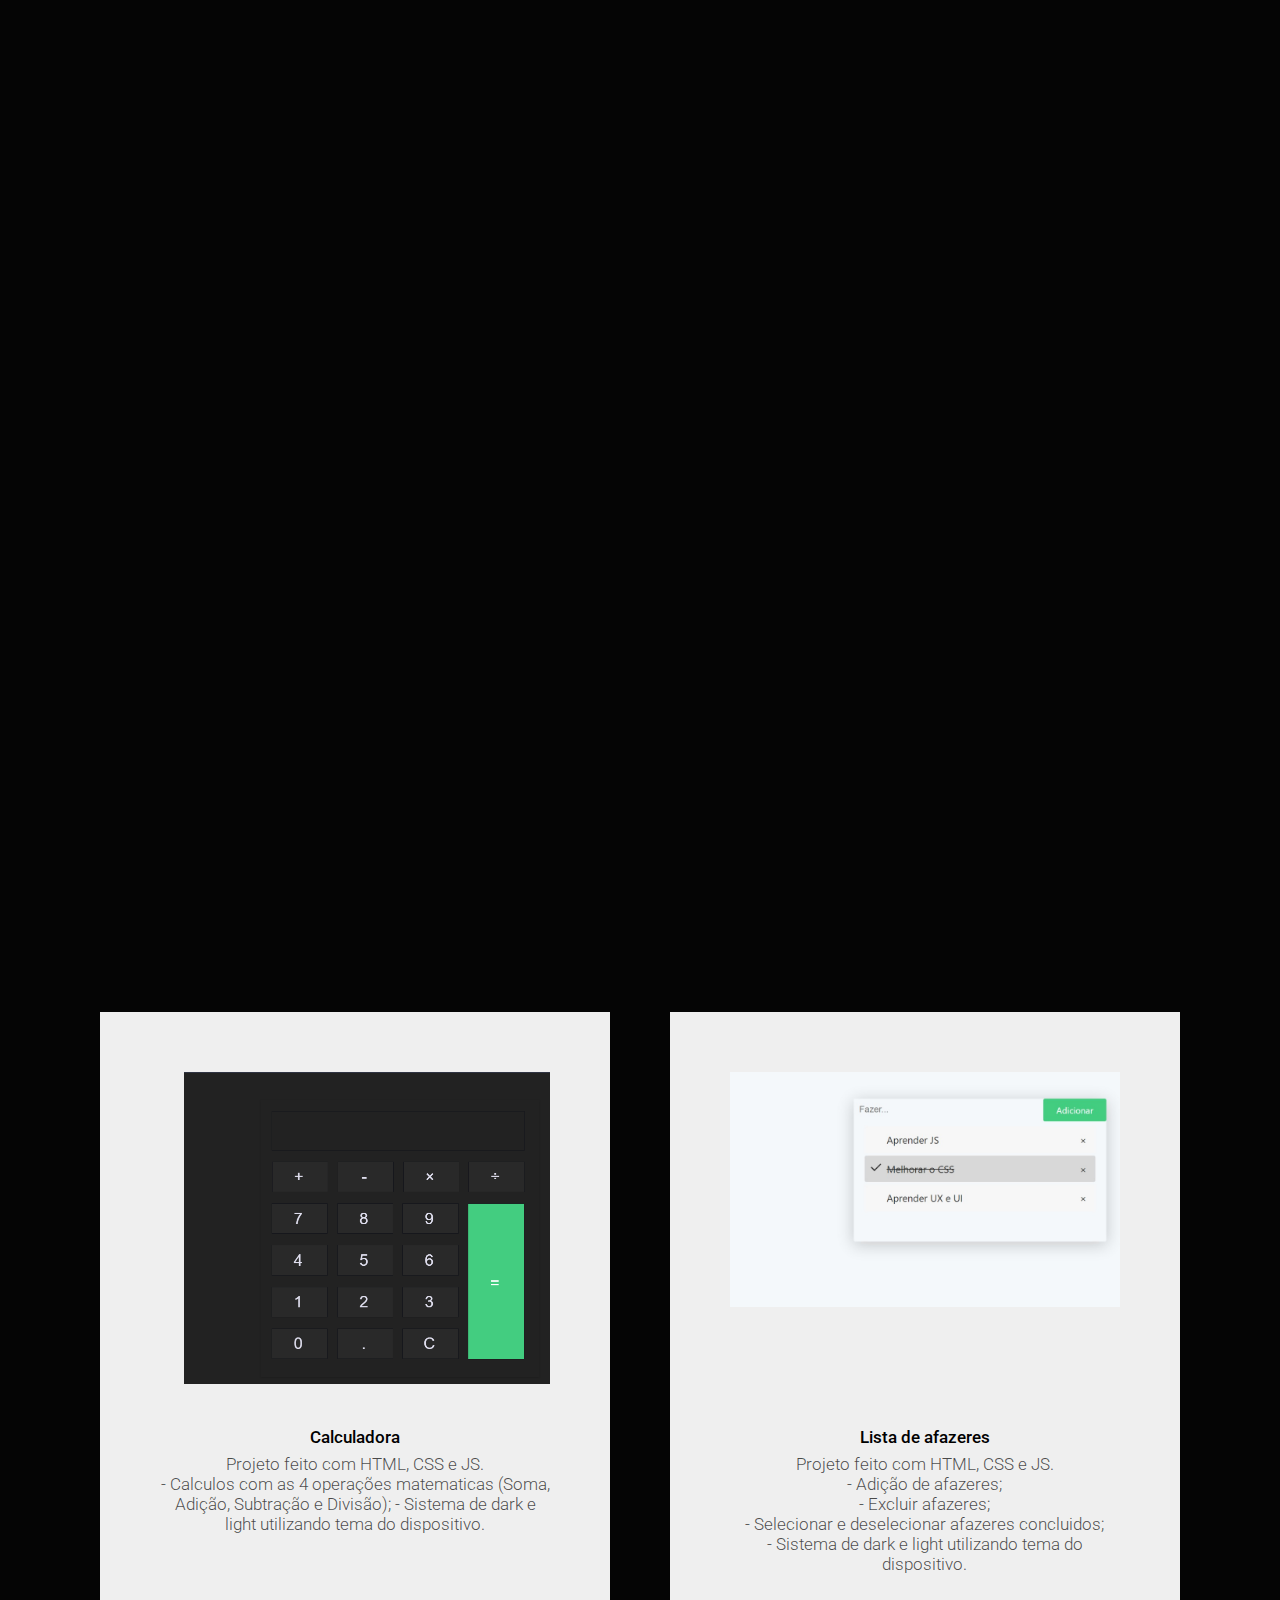
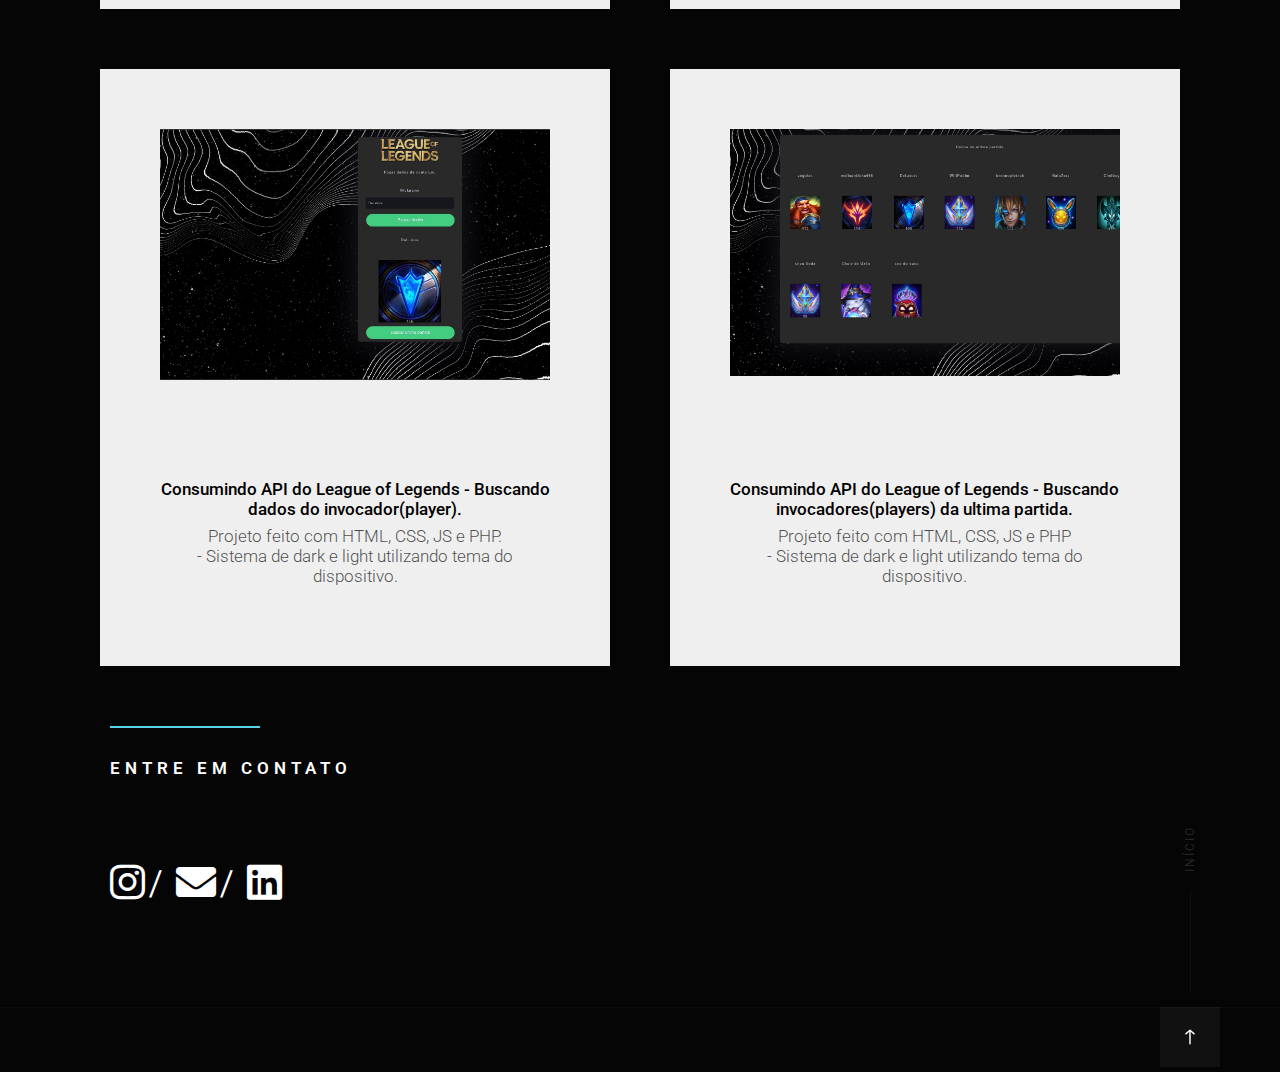
<file: index.html>
<!DOCTYPE html>
<html lang="pt-BR">

<head>
    <meta charset="utf-8">
    <title>Portifólio Pablo</title>
    <meta name="author" content="Pablo Bispo">

    <!--Mobile metas-->
    <meta name="viewport" content="width=device-width, initial-scale=1">

    <!-- CSS  -->
    <link rel="stylesheet" href="css/base.css">
    <link rel="stylesheet" href="css/vendor.css">
    <link rel="stylesheet" href="css/main.css">

    <!-- scripts  -->
    <script src="js/modernizr.js"></script>
    <script src="js/pace.min.js"></script>

</head>

<body id="top">

    <div id="preloader">
        <div id="loader"></div>
    </div>

    <!-- Header -->
    <header class="s-header">
        <nav class="header-nav-wrap">
            <ul class="header-main-nav">
                <li class="current"><a class="smoothscroll" href="#inicio" title="Inicio">Inicio</a></li>
                <li><a class="smoothscroll" href="#projetos" title="Projetos">Projetos</a></li>
             
            </ul>

            <ul class="header-social">ø
                <li><a href="mailto:contato.pabloed@gmail.com?subject=Visualizei seu portifolio"><i
                            class="fa fa-envelope" aria-hidden="true"></i></a></li>
                <li><a target="_blank" href="https://instagram.com/pablobispo13?igshid=YmMyMTA2M2Y="><i
                            class="fab fa-instagram" aria-hidden="true"></i></a></li>
                <li><a target="_blank" href="https://www.linkedin.com/in/pablo-pimentel/"><i class="fab fa-linkedin"
                            aria-hidden="true"></i></a></li>
            </ul>
        </nav>

        <a class="header-menu-toggle" href="#"><span>Menu</span></a>

    </header>
    <!-- fim do header -->

    <!-- Inicio -->
    <section id="inicio" class="s-intro target-section">

        <div class="row intro-content">

            <div class="column large-9 mob-full intro-text">
                <h3>Olá! Prazer me chamo Pablo</h3>
                <h2 style="color: white;">
                    Desenvolvedor Web Fullstack. <br>
                </h2>
            </div>

            <div class="intro-scroll">
                <a href="#projetos" class="intro-scroll-link smoothscroll">
                    Role para mais
                </a>
            </div>

            <div class="intro-grid"></div>
            <div class="intro-pic"></div>

        </div>
    </section>
    <!-- Fim do Inicio -->
    <!-- Projetos -->
    <section id="projetos" class="s-contact ss-dark s-test target-section">

        <div class="projetos-wrap">
            <div class="projetos">
                <div class="grid-sizer"></div>
                <div class="projeto__itens  aos-init aos-animate" data-aos="fade-up">
                    <div class="item-folio">
                        <div class="item-folio__thumb">
                            <a href="images/portfolio/calc.png" class="thumb-link" data-size="1920x1080">
                                <img src="images/portfolio/calc.png"
                                    srcset="images/portfolio/calc.png 1x, images/portfolio/calc.png 2x" alt="">
                            </a>
                            <a href="projetos/calculadora_23_10_2022/" class="item-folio__project-link"
                                title="Video de demonstração" target="_blank"></a>
                        </div>

                        <div class="item-folio__text">
                            <h4 class="item-folio__title">
                                Calculadora
                            </h4>
                            <h4 class="item-folio__cat">
                                Projeto feito com HTML, CSS e JS.<br>
                                - Calculos com as 4 operações matematicas (Soma, Adição, Subtração e Divisão);
                                - Sistema de dark e light utilizando tema do dispositivo.
                            </h4>
                        </div>


                        <div class="item-folio__caption">
                            <a href="projetos/calculadora_23_10_2022/" title="Video de demonstração"
                                target="_blank">Clique aqui para demonstração!</a>
                        </div>
                    </div>
                </div>
                <div class="projeto__itens  aos-init aos-animate" data-aos="fade-up">
                    <div class="item-folio">
                        <div class="item-folio__thumb">
                            <a href="images/portfolio/lista_a_fazer.jpeg" class="thumb-link" data-size="1920x1080">
                                <img src="images/portfolio/lista_a_fazer.jpeg"
                                    srcset="images/portfolio/lista_a_fazer.jpeg 1x, images/portfolio/lista_a_fazer.jpeg 2x" alt="">
                            </a>
                            <a href="projetos/lista_fazer_29_10/" class="item-folio__project-link"
                                title="Video de demonstração" target="_blank"></a>
                        </div>

                        <div class="item-folio__text">
                            <h4 class="item-folio__title">
                                Lista de afazeres
                            </h4>
                            <h4 class="item-folio__cat">
                                Projeto feito com HTML, CSS e JS.<br>
                                - Adição de afazeres;<br>
                                - Excluir afazeres;<br>
                                - Selecionar e deselecionar afazeres concluidos;<br>
                                - Sistema de dark e light utilizando tema do dispositivo.
                            </h4>
                        </div>


                        <div class="item-folio__caption">
                            <a href="projetos/calculadora_23_10_2022/" title="Video de demonstração"
                                target="_blank">Clique aqui para demonstração!</a>
                        </div>
                    </div>
                </div>
                <div class="projeto__itens  aos-init aos-animate" data-aos="fade-up">
                    <div class="item-folio">
                        <div class="item-folio__thumb">
                            <a href="images/portfolio/imagem_buscar_dados.jpg" class="thumb-link" data-size="1920x1080">
                                <img src="images/portfolio/imagem_buscar_dados.jpg"
                                    srcset="images/portfolio/imagem_buscar_dados.jpg 1x, images/portfolio/imagem_buscar_dados.jpg 2x"
                                    alt="">
                            </a>
                            <a href="https://github.com/pablobispo13/LOL" class="item-folio__project-link"
                           target="_blank"></a>

                        </div>
                        <div class="item-folio__text">
                            <h4 class="item-folio__title">
                                Consumindo API do League of Legends - Buscando dados do invocador(player).
                            </h4>
                            <h4 class="item-folio__cat">
                                Projeto feito com HTML, CSS, JS e PHP.<br>
                                - Sistema de dark e light utilizando tema do dispositivo.
                            </h4>
                        </div>


                        <div class="item-folio__caption">
                            <a href="https://github.com/pablobispo13/LOL" title="Video de demonstração"
                                target="_blank">Acesse o codigo no gihub!</a>
                        </div>
                    </div>

                </div>
                <div class="projeto__itens  aos-init aos-animate" data-aos="fade-up">
                    <div class="item-folio">
                        <div class="item-folio__thumb">
                            <a href="images/portfolio/imagem_buscar_dados_ultima_partida.jpg" class="thumb-link"
                                data-size="1920x1080">
                                <img src="images/portfolio/imagem_buscar_dados_ultima_partida.jpg"
                                    srcset="images/portfolio/imagem_buscar_dados_ultima_partida.jpg 1x, images/portfolio/imagem_buscar_dados_ultima_partida.jpg 2x"
                                    alt="">
                            </a>
                        </div>
                        <div class="item-folio__text">
                            <h4 class="item-folio__title">
                                Consumindo API do League of Legends - Buscando invocadores(players) da ultima partida.
                            </h4>
                            <h4 class="item-folio__cat">
                                Projeto feito com HTML, CSS, JS e PHP<br>
                                - Sistema de dark e light utilizando tema do dispositivo.
                            </h4>
                        </div>


                        <div class="item-folio__caption">
                            <a href="https://github.com/pablobispo13/LOL" title="Video de demonstração"
                                target="_blank">Acesse o codigo no gihub!</a>
                        </div>
                    </div>
                </div>
            </div>

        </div>

    </section>
    <!-- Fim dos projetos -->

    <!-- Contato -->
    <section  class="s-contact ss-dark target-section">
        <div class="row contact-infos" data-aos="fade-up" data-aos-anchor=".contact-main">
            <div class="column large-7 medium-full contact-social">
                <div class="column large-full">
                    <h2 class="section-heading">Entre em contato</h2>
                    <ul>
                        <li><a target="_blank" href="https://instagram.com/pablobispo13?igshid=YmMyMTA2M2Y="
                                title="Instagram"><i class="fab fa-instagram" aria-hidden="true"></i></a></li>
                        <li><a href="mailto:contato.pabloed@gmail.com?subject=Visualizei seu portifolio" title="Email">
                                <i class="fa fa-envelope" aria-hidden="true"></i></a></li>
                        <li><a target="_blank" href="https://www.linkedin.com/in/pablo-pimentel/" title="linkedin"> <i
                                    class="fab fa-linkedin" aria-hidden="true"></i></a></li>

                    </ul>
                </div>

            </div>

        </div>

    </section>
    <!-- Fim do contato-->

    <!-- Footer -->
    <footer>
        <div class="row">

            <div class="ss-go-top">
                <a class="smoothscroll" title="Volte para o início" href="#top"></a>
            </div>
        </div>
    </footer>
    <!-- Fim do footer -->

    <!-- photoswipe background -->
    <div aria-hidden="true" class="pswp" role="dialog" tabindex="-1">

        <div class="pswp__bg"></div>
        <div class="pswp__scroll-wrap">

            <div class="pswp__container">
                <div class="pswp__item"></div>
                <div class="pswp__item"></div>
                <div class="pswp__item"></div>
            </div>

            <div class="pswp__ui pswp__ui--hidden">
                <div class="pswp__top-bar">
                    <div class="pswp__counter"></div><button class="pswp__button pswp__button--close"
                        title="Close (Esc)"></button> <button class="pswp__button pswp__button--share"
                        title="Share"></button> <button class="pswp__button pswp__button--fs"
                        title="Toggle fullscreen"></button> <button class="pswp__button pswp__button--zoom"
                        title="Zoom in/out"></button>
                    <div class="pswp__preloader">
                        <div class="pswp__preloader__icn">
                            <div class="pswp__preloader__cut">
                                <div class="pswp__preloader__donut"></div>
                            </div>
                        </div>
                    </div>
                </div>
                <div class="pswp__share-modal pswp__share-modal--hidden pswp__single-tap">
                    <div class="pswp__share-tooltip"></div>
                </div><button class="pswp__button pswp__button--arrow--left" title="Previous (arrow left)"></button>
                <button class="pswp__button pswp__button--arrow--right" title="Next (arrow right)"></button>
                <div class="pswp__caption">
                    <div class="pswp__caption__center"></div>
                </div>
            </div>

        </div>

    </div>
    <!-- end photoSwipe background -->
    <script src="js/jquery-3.2.1.min.js"></script>
    <script src="js/plugins.js"></script>
    <script src="js/main.js"></script>

</body>
</file>
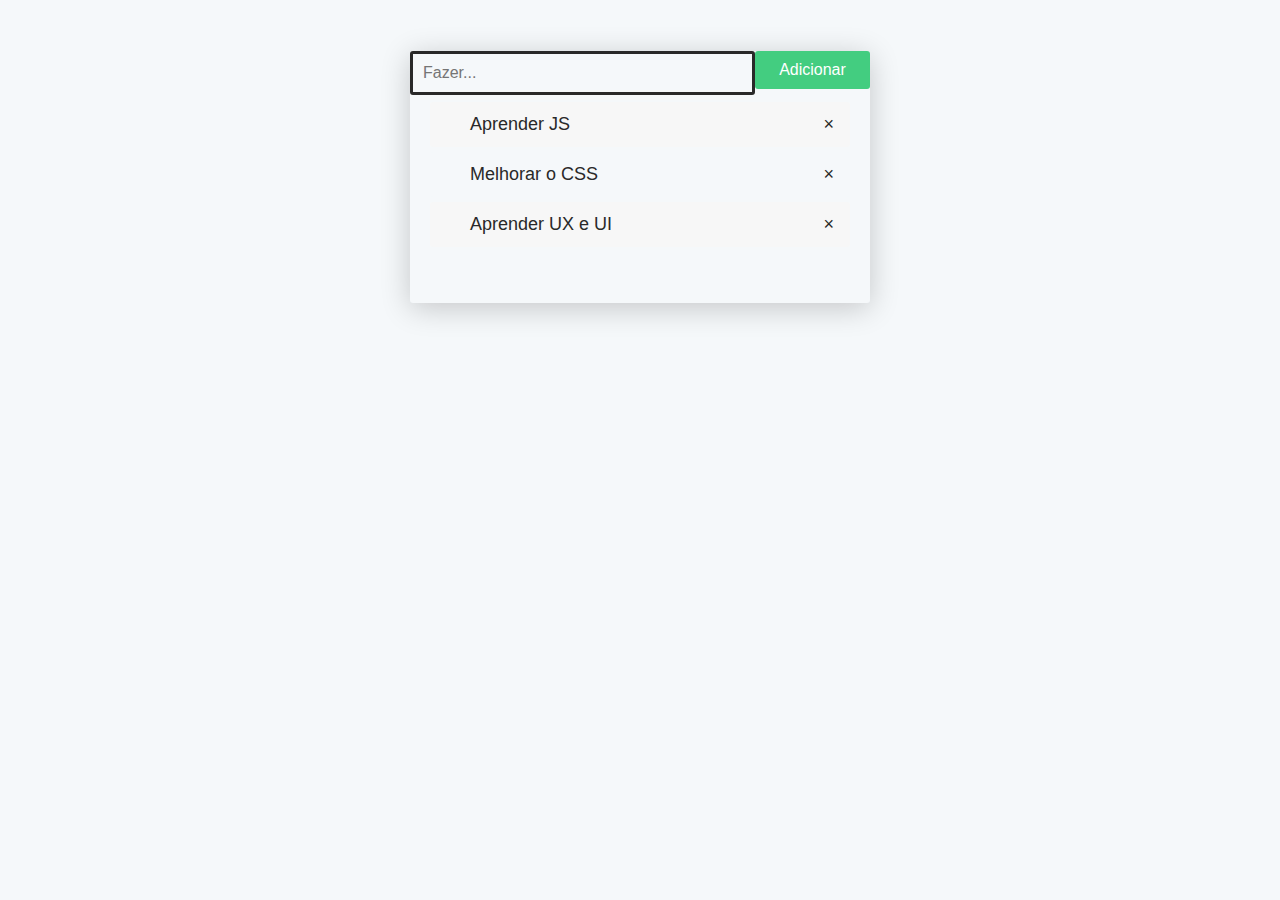
<file: projetos/lista_fazer_29_10/index.html>
<!DOCTYPE html>
<html>
<head>
<meta name="viewport" content="width=device-width, initial-scale=1">
<link rel='stylesheet' type='text/css' media='screen' href='style.css'>
<script src='sweetalert.js'></script>
</head>
<body>
<div class="fazer">
    <div  class="box">
        <input autofocus type="text" id="fazer" placeholder="Fazer...">
        <span onclick="novoElemento()" class="adicionar_btn">Adicionar</span>
        <ul id="lista" class="lista">
        <li>Aprender JS</li>
        <li>Melhorar o CSS</li>
        <li>Aprender UX e UI</li>
      </ul>
</div>
<script src='lista_fazer.js'></script>
</body>
</html>
</file>
<file: css/base.css>
/* =================================================================== 
 *
 *  Epitome Base Stylesheet
 *  Template Ver. 1.0.0
 *  04-22-2019
 *  ------------------------------------------------------------------
 *
 *  TOC:
 *  # imports
 *  # normalize
 *  # basic/base setup styles
 *	# grid v2 
 *		## medium screen devices
 *		## tablets
 *		## mobile devices
 *		## small mobile devices <= 400px	
 *	# block grids
 *		## block grids - medium screen devices
 *		## block grids - tablets
 *		## block grids - mobile devices
 *		## block grids - small mobile devices <= 400px
 *	# MISC
 *
 * =================================================================== */


/* ===================================================================
 * # imports 
 *
 * ------------------------------------------------------------------- */
@import url("https://fonts.googleapis.com/css?family=Frank+Ruhl+Libre:400,500|Lora:400,400i,700,700i|Roboto:300,400,500,600,700");
@import url("font-awesome/css/fontawesome-all.css");


/* ==========================================================================
 * # normalize
 * normalize.css v8.0.1 | MIT License |
 * github.com/necolas/normalize.css
 *
 * -------------------------------------------------------------------------- */

/* ------------------------------------------------------------------- 
 * ## document
 * ------------------------------------------------------------------- */

/* 1. Correct the line height in all browsers.
 * 2. Prevent adjustments of font size after orientation changes in iOS.*/
html {
	line-height: 1.15;  /* 1 */
	-webkit-text-size-adjust: 100%;  /* 2 */
}

/* ------------------------------------------------------------------- 
 * ## sections
 * ------------------------------------------------------------------- */

/* Remove the margin in all browsers. */
body {
	margin: 0;
}

/* Render the `main` element consistently in IE. */
main {
	display: block;
}

/* Correct the font size and margin on `h1` elements within `section` and
 * `article` contexts in Chrome, Firefox, and Safari. */
h1 {
	font-size: 2em;
	margin: 0.67em 0;
}

/* ------------------------------------------------------------------- 
 * ## grouping
 * ------------------------------------------------------------------- */

/* 1. Add the correct box sizing in Firefox.
 * 2. Show the overflow in Edge and IE. */
hr {
	box-sizing: content-box;  /* 1 */
	height: 0;  /* 1 */
	overflow: visible;  /* 2 */
}

/* 1. Correct the inheritance and scaling of font size in all browsers.
 * 2. Correct the odd `em` font sizing in all browsers. */
pre {
	font-family: monospace, monospace;  /* 1 */
	font-size: 1em;  /* 2 */
}

/* ------------------------------------------------------------------- 
 * ## text-level semantics
 * ------------------------------------------------------------------- */

/* Remove the gray background on active links in IE 10. */
a {
	background-color: transparent;
}

/* 1. Remove the bottom border in Chrome 57-
 * 2. Add the correct text decoration in Chrome, Edge, IE, Opera, and Safari. */
abbr[title] {
	border-bottom: none;  /* 1 */
	text-decoration: underline;  /* 2 */
	text-decoration: underline dotted;  /* 2 */
}

/* Add the correct font weight in Chrome, Edge, and Safari. */
b,
strong {
	font-weight: bolder;
}

/* 1. Correct the inheritance and scaling of font size in all browsers.
 * 2. Correct the odd `em` font sizing in all browsers. */
code,
kbd,
samp {
	font-family: monospace, monospace;  /* 1 */
	font-size: 1em;  /* 2 */
}

/* Add the correct font size in all browsers. */
small {
	font-size: 80%;
}

/* Prevent `sub` and `sup` elements from affecting the line height in
 * all browsers. */
sub,
sup {
	font-size: 75%;
	line-height: 0;
	position: relative;
	vertical-align: baseline;
}

sub {
	bottom: -0.25em;
}

sup {
	top: -0.5em;
}

/* ------------------------------------------------------------------- 
 * ## embedded content
 * ------------------------------------------------------------------- */

/* Remove the border on images inside links in IE 10. */
img {
	border-style: none;
}

/* ------------------------------------------------------------------- 
 * ## forms
 * ------------------------------------------------------------------- */

/* 1. Change the font styles in all browsers.
 * 2. Remove the margin in Firefox and Safari. */
button,
input,
optgroup,
select,
textarea {
	font-family: inherit;  /* 1 */
	font-size: 100%;  /* 1 */
	line-height: 1.15;  /* 1 */
	margin: 0;  /* 2 */
}

/* Show the overflow in IE.
 * 1. Show the overflow in Edge. */
button,
input {

	/* 1 */
	overflow: visible;
}

/* Remove the inheritance of text transform in Edge, Firefox, and IE.
 * 1. Remove the inheritance of text transform in Firefox. */
button,
select {

	/* 1 */
	text-transform: none;
}

/* Correct the inability to style clickable types in iOS and Safari. */
button,
[type="button"],
[type="reset"],
[type="submit"] {
	-webkit-appearance: button;
}

/* Remove the inner border and padding in Firefox. */
button::-moz-focus-inner,
[type="button"]::-moz-focus-inner,
[type="reset"]::-moz-focus-inner,
[type="submit"]::-moz-focus-inner {
	border-style: none;
	padding: 0;
}

/* Restore the focus styles unset by the previous rule. */
button:-moz-focusring,
[type="button"]:-moz-focusring,
[type="reset"]:-moz-focusring,
[type="submit"]:-moz-focusring {
	outline: 1px dotted ButtonText;
}

/* Correct the padding in Firefox. */
fieldset {
	padding: 0.35em 0.75em 0.625em;
}

/* 1. Correct the text wrapping in Edge and IE.
 * 2. Correct the color inheritance from `fieldset` elements in IE.
 * 3. Remove the padding so developers are not caught out when they zero out
 *    `fieldset` elements in all browsers. */
legend {
	box-sizing: border-box;  /* 1 */
	color: inherit;  /* 2 */
	display: table;  /* 1 */
	max-width: 100%;  /* 1 */
	padding: 0;  /* 3 */
	white-space: normal;  /* 1 */
}

/* Add the correct vertical alignment in Chrome, Firefox, and Opera. */
progress {
	vertical-align: baseline;
}

/* Remove the default vertical scrollbar in IE 10+. */
textarea {
	overflow: auto;
}

/* 1. Add the correct box sizing in IE 10.
 * 2. Remove the padding in IE 10. */
[type="checkbox"],
[type="radio"] {
	box-sizing: border-box;  /* 1 */
	padding: 0;  /* 2 */
}

/* Correct the cursor style of increment and decrement buttons in Chrome. */
[type="number"]::-webkit-inner-spin-button,
[type="number"]::-webkit-outer-spin-button {
	height: auto;
}

/* 1. Correct the odd appearance in Chrome and Safari.
 * 2. Correct the outline style in Safari. */
[type="search"] {
	-webkit-appearance: textfield;  /* 1 */
	outline-offset: -2px;  /* 2 */
}

/* Remove the inner padding in Chrome and Safari on macOS. */
[type="search"]::-webkit-search-decoration {
	-webkit-appearance: none;
}

/* 1. Correct the inability to style clickable types in iOS and Safari.
 * 2. Change font properties to `inherit` in Safari. */
::-webkit-file-upload-button {
	-webkit-appearance: button;  /* 1 */
	font: inherit;  /* 2 */
}

/* ------------------------------------------------------------------- 
 * ## interactive
 * ------------------------------------------------------------------- */

/* Add the correct display in Edge, IE 10+, and Firefox. */
details {
	display: block;
}

/* Add the correct display in all browsers. */
summary {
	display: list-item;
}

/* ------------------------------------------------------------------- 
 * ## misc
 * ------------------------------------------------------------------- */

/* Add the correct display in IE 10+. */
template {
	display: none;
}

/* Add the correct display in IE 10. */
[hidden] {
	display: none;
}



/* ===================================================================
 * # basic/base setup styles
 *
 * ------------------------------------------------------------------- */
html {
	font-size: 62.5%;
	box-sizing: border-box;
}

*,
*::before,
*::after {
	box-sizing: inherit;
}

body {
	font-weight: normal;
	line-height: 1;
	word-wrap: break-word;
	-moz-font-smoothing: grayscale;
	-moz-osx-font-smoothing: grayscale;
	-webkit-font-smoothing: antialiased;
	-webkit-overflow-scrolling: touch;
	-webkit-text-size-adjust: none;
}

/* ------------------------------------------------------------------- 
 * ## Media
 * ------------------------------------------------------------------- */
svg,
img,
video
embed,
iframe,
object {
	max-width: 100%;
	height: auto;
}

/* ------------------------------------------------------------------- 
 * ## Typography resets 
 * ------------------------------------------------------------------- */
div, dl, dt, dd, ul, ol, li, h1, h2, h3, h4, h5, h6, pre, form, p, blockquote, th, td {
	margin: 0;
	padding: 0;
}

p {
	font-size: inherit;
	text-rendering: optimizeLegibility;
}

em,
i {
	font-style: italic;
	line-height: inherit;
}

strong,
b {
	font-weight: bold;
	line-height: inherit;
}

small {
	font-size: 60%;
	line-height: inherit;
}

ol,
ul {
	list-style: none;
}

li {
	display: block;
}

/* ------------------------------------------------------------------- 
 * ## links
 * ------------------------------------------------------------------- */
a {
	text-decoration: none;
	line-height: inherit;
}

a img {
	border: none;
}

/* ------------------------------------------------------------------- 
 * ## inputs
 * ------------------------------------------------------------------- */
fieldset {
	margin: 0;
	padding: 0;
}

input[type="email"],
input[type="number"],
input[type="search"],
input[type="text"],
input[type="tel"],
input[type="url"],
input[type="password"],
textarea {
	-webkit-appearance: none;
	-moz-appearance: none;
	appearance: none;
}



/* ===================================================================
 * # grid v2.0.0 
 *
 *   -----------------------------------------------------------------
 * - Grid breakpoints are based on MAXIMUM WIDTH media queries, 
 *   meaning they apply to that one breakpoint and ALL THOSE BELOW IT.
 * - Grid columns without a specified width will automatically layout 
 *   as equal width columns.
 * ------------------------------------------------------------------- */

/* rows
 * ------------------------------------- */
.row {
	width: 89%;
	max-width: 1200px;
	margin: 0 auto;
	display: -ms-flexbox;
	display: -webkit-flex;
	display: flex;
	-webkit-flex-flow: row wrap;
	-ms-flex-flow: row wrap;
	flex-flow: row wrap;
}

.row .row {
	width: auto;
	max-width: none;
	margin-left: -20px;
	margin-right: -20px;
}

/* columns
 * -------------------------------------- */
.column {
	-webkit-flex: 1 1 0%;
	-ms-flex: 1 1 0%;
	flex: 1 1 0%;
	padding: 0 20px;
}

.collapse > .column,
.column.collapse {
	padding: 0;
}

/* flex row containers utility classes
 * ----------------------------------------- */
.row.row-wrap {
	-webkit-flex-wrap: wrap;
	-ms-flex-wrap: wrap;
	flex-wrap: wrap;
}

.row.row-nowrap {
	-webkit-flex-wrap: nowrap;
	-ms-flex-wrap: none;
	flex-wrap: nowrap;
}

.row.row-top {
	-webkit-align-items: flex-start;
	-ms-flex-align: start;
	align-items: flex-start;
}

.row.row-bottom {
	-webkit-align-items: flex-end;
	-ms-flex-align: end;
	align-items: flex-end;
}

.row.row-center {
	-webkit-align-items: center;
	-ms-flex-align: center;
	align-items: center;
}

.row.row-stretch {
	-webkit-align-items: stretch;
	-ms-flex-align: stretch;
	align-items: stretch;
}

.row.row-baseline {
	-webkit-align-items: baseline;
	-ms-flex-align: baseline;
	align-items: baseline;
}

/* flex item utility alignment classes
 * ----------------------------------------- */
.align-center {
	margin: auto;
	-webkit-align-self: center;
	-ms-flex-item-align: center;
	align-self: center;
}

.align-left {
	margin-right: auto;
	-webkit-align-self: center;
	-ms-flex-item-align: center;
	align-self: center;
}

.align-right {
	margin-left: auto;
	-webkit-align-self: center;
	-ms-flex-item-align: center;
	align-self: center;
}

.align-x-center {
	margin-right: auto;
	margin-left: auto;
}

.align-x-left {
	margin-right: auto;
}

.align-x-right {
	margin-left: auto;
}

.align-y-center {
	-webkit-align-self: center;
	-ms-flex-item-align: center;
	align-self: center;
}

.align-y-top {
	-webkit-align-self: flex-start;
	-ms-flex-item-align: start;
	align-self: flex-start;
}

.align-y-bottom {
	-webkit-align-self: flex-end;
	-ms-flex-item-align: end;
	align-self: flex-end;
}

/* large screen column widths 
 * -------------------------------------- */
.large-1 {
	-webkit-flex: 0 0 8.33333%;
	-ms-flex: 0 0 8.33333%;
	flex: 0 0 8.33333%;
	max-width: 8.33333%;
}

.large-2 {
	-webkit-flex: 0 0 16.66667%;
	-ms-flex: 0 0 16.66667%;
	flex: 0 0 16.66667%;
	max-width: 16.66667%;
}

.large-3 {
	-webkit-flex: 0 0 25%;
	-ms-flex: 0 0 25%;
	flex: 0 0 25%;
	max-width: 25%;
}

.large-4 {
	-webkit-flex: 0 0 33.33333%;
	-ms-flex: 0 0 33.33333%;
	flex: 0 0 33.33333%;
	max-width: 33.33333%;
}

.large-5 {
	-webkit-flex: 0 0 41.66667%;
	-ms-flex: 0 0 41.66667%;
	flex: 0 0 41.66667%;
	max-width: 41.66667%;
}

.large-6,
.large-half {
	-webkit-flex: 0 0 50%;
	-ms-flex: 0 0 50%;
	flex: 0 0 50%;
	max-width: 50%;
}

.large-7 {
	-webkit-flex: 0 0 58.33333%;
	-ms-flex: 0 0 58.33333%;
	flex: 0 0 58.33333%;
	max-width: 58.33333%;
}

.large-8 {
	-webkit-flex: 0 0 66.66667%;
	-ms-flex: 0 0 66.66667%;
	flex: 0 0 66.66667%;
	max-width: 66.66667%;
}

.large-9 {
	-webkit-flex: 0 0 75%;
	-ms-flex: 0 0 75%;
	flex: 0 0 75%;
	max-width: 75%;
}

.large-10 {
	-webkit-flex: 0 0 83.33333%;
	-ms-flex: 0 0 83.33333%;
	flex: 0 0 83.33333%;
	max-width: 83.33333%;
}

.large-11 {
	-webkit-flex: 0 0 91.66667%;
	-ms-flex: 0 0 91.66667%;
	flex: 0 0 91.66667%;
	max-width: 91.66667%;
}

.large-12,
.large-full {
	-webkit-flex: 0 0 100%;
	-ms-flex: 0 0 100%;
	flex: 0 0 100%;
	max-width: 100%;
}

/* ------------------------------------------------------------------- 
 * ## medium screen devices
 * ------------------------------------------------------------------- */
@media screen and (max-width:1200px) {
	.row .row {
		margin-left: -16px;
		margin-right: -16px;
	}

	.column {
		padding: 0 16px;
	}

	.medium-1 {
		-webkit-flex: 0 0 8.33333%;
		-ms-flex: 0 0 8.33333%;
		flex: 0 0 8.33333%;
		max-width: 8.33333%;
	}

	.medium-2 {
		-webkit-flex: 0 0 16.66667%;
		-ms-flex: 0 0 16.66667%;
		flex: 0 0 16.66667%;
		max-width: 16.66667%;
	}

	.medium-3 {
		-webkit-flex: 0 0 25%;
		-ms-flex: 0 0 25%;
		flex: 0 0 25%;
		max-width: 25%;
	}

	.medium-4 {
		-webkit-flex: 0 0 33.33333%;
		-ms-flex: 0 0 33.33333%;
		flex: 0 0 33.33333%;
		max-width: 33.33333%;
	}

	.medium-5 {
		-webkit-flex: 0 0 41.66667%;
		-ms-flex: 0 0 41.66667%;
		flex: 0 0 41.66667%;
		max-width: 41.66667%;
	}

	.medium-6,
	.medium-half {
		-webkit-flex: 0 0 50%;
		-ms-flex: 0 0 50%;
		flex: 0 0 50%;
		max-width: 50%;
	}

	.medium-7 {
		-webkit-flex: 0 0 58.33333%;
		-ms-flex: 0 0 58.33333%;
		flex: 0 0 58.33333%;
		max-width: 58.33333%;
	}

	.medium-8 {
		-webkit-flex: 0 0 66.66667%;
		-ms-flex: 0 0 66.66667%;
		flex: 0 0 66.66667%;
		max-width: 66.66667%;
	}

	.medium-9 {
		-webkit-flex: 0 0 75%;
		-ms-flex: 0 0 75%;
		flex: 0 0 75%;
		max-width: 75%;
	}

	.medium-10 {
		-webkit-flex: 0 0 83.33333%;
		-ms-flex: 0 0 83.33333%;
		flex: 0 0 83.33333%;
		max-width: 83.33333%;
	}

	.medium-11 {
		-webkit-flex: 0 0 91.66667%;
		-ms-flex: 0 0 91.66667%;
		flex: 0 0 91.66667%;
		max-width: 91.66667%;
	}

	.medium-12,
	.medium-full {
		-webkit-flex: 0 0 100%;
		-ms-flex: 0 0 100%;
		flex: 0 0 100%;
		max-width: 100%;
	}

}

/* ------------------------------------------------------------------- 
 * ## tablets
 * ------------------------------------------------------------------- */
@media screen and (max-width:800px) {
	.tab-1 {
		-webkit-flex: 0 0 8.33333%;
		-ms-flex: 0 0 8.33333%;
		flex: 0 0 8.33333%;
		max-width: 8.33333%;
	}

	.tab-2 {
		-webkit-flex: 0 0 16.66667%;
		-ms-flex: 0 0 16.66667%;
		flex: 0 0 16.66667%;
		max-width: 16.66667%;
	}

	.tab-3 {
		-webkit-flex: 0 0 25%;
		-ms-flex: 0 0 25%;
		flex: 0 0 25%;
		max-width: 25%;
	}

	.tab-4 {
		-webkit-flex: 0 0 33.33333%;
		-ms-flex: 0 0 33.33333%;
		flex: 0 0 33.33333%;
		max-width: 33.33333%;
	}

	.tab-5 {
		-webkit-flex: 0 0 41.66667%;
		-ms-flex: 0 0 41.66667%;
		flex: 0 0 41.66667%;
		max-width: 41.66667%;
	}

	.tab-6,
	.tab-half {
		-webkit-flex: 0 0 50%;
		-ms-flex: 0 0 50%;
		flex: 0 0 50%;
		max-width: 50%;
	}

	.tab-7 {
		-webkit-flex: 0 0 58.33333%;
		-ms-flex: 0 0 58.33333%;
		flex: 0 0 58.33333%;
		max-width: 58.33333%;
	}

	.tab-8 {
		-webkit-flex: 0 0 66.66667%;
		-ms-flex: 0 0 66.66667%;
		flex: 0 0 66.66667%;
		max-width: 66.66667%;
	}

	.tab-9 {
		-webkit-flex: 0 0 75%;
		-ms-flex: 0 0 75%;
		flex: 0 0 75%;
		max-width: 75%;
	}

	.tab-10 {
		-webkit-flex: 0 0 83.33333%;
		-ms-flex: 0 0 83.33333%;
		flex: 0 0 83.33333%;
		max-width: 83.33333%;
	}

	.tab-11 {
		-webkit-flex: 0 0 91.66667%;
		-ms-flex: 0 0 91.66667%;
		flex: 0 0 91.66667%;
		max-width: 91.66667%;
	}

	.tab-12,
	.tab-full {
		-webkit-flex: 0 0 100%;
		-ms-flex: 0 0 100%;
		flex: 0 0 100%;
		max-width: 100%;
	}

	.hide-on-tablet {
		display: none;
	}

}

/* ------------------------------------------------------------------- 
 * ## mobile devices 
 * ------------------------------------------------------------------- */
@media screen and (max-width:600px) {
	.row {
		width: auto;
		padding-left: 25px;
		padding-right: 25px;
	}

	.row .row {
		margin-left: -10px;
		margin-right: -10px;
		padding-left: 0;
		padding-right: 0;
	}

	.column {
		padding: 0 10px;
	}

	.mob-1 {
		-webkit-flex: 0 0 8.33333%;
		-ms-flex: 0 0 8.33333%;
		flex: 0 0 8.33333%;
		max-width: 8.33333%;
	}

	.mob-2 {
		-webkit-flex: 0 0 16.66667%;
		-ms-flex: 0 0 16.66667%;
		flex: 0 0 16.66667%;
		max-width: 16.66667%;
	}

	.mob-3 {
		-webkit-flex: 0 0 25%;
		-ms-flex: 0 0 25%;
		flex: 0 0 25%;
		max-width: 25%;
	}

	.mob-4 {
		-webkit-flex: 0 0 33.33333%;
		-ms-flex: 0 0 33.33333%;
		flex: 0 0 33.33333%;
		max-width: 33.33333%;
	}

	.mob-5 {
		-webkit-flex: 0 0 41.66667%;
		-ms-flex: 0 0 41.66667%;
		flex: 0 0 41.66667%;
		max-width: 41.66667%;
	}

	.mob-6,
	.mob-half {
		-webkit-flex: 0 0 50%;
		-ms-flex: 0 0 50%;
		flex: 0 0 50%;
		max-width: 50%;
	}

	.mob-7 {
		-webkit-flex: 0 0 58.33333%;
		-ms-flex: 0 0 58.33333%;
		flex: 0 0 58.33333%;
		max-width: 58.33333%;
	}

	.mob-8 {
		-webkit-flex: 0 0 66.66667%;
		-ms-flex: 0 0 66.66667%;
		flex: 0 0 66.66667%;
		max-width: 66.66667%;
	}

	.mob-9 {
		-webkit-flex: 0 0 75%;
		-ms-flex: 0 0 75%;
		flex: 0 0 75%;
		max-width: 75%;
	}

	.mob-10 {
		-webkit-flex: 0 0 83.33333%;
		-ms-flex: 0 0 83.33333%;
		flex: 0 0 83.33333%;
		max-width: 83.33333%;
	}

	.mob-11 {
		-webkit-flex: 0 0 91.66667%;
		-ms-flex: 0 0 91.66667%;
		flex: 0 0 91.66667%;
		max-width: 91.66667%;
	}

	.mob-12,
	.mob-full {
		-webkit-flex: 0 0 100%;
		-ms-flex: 0 0 100%;
		flex: 0 0 100%;
		max-width: 100%;
	}

	.hide-on-mobile {
		display: none;
	}

}

/* ------------------------------------------------------------------- 
 * ## small mobile devices <= 400px
 * ------------------------------------------------------------------- */
@media screen and (max-width:400px) {
	.row .row {
		margin-left: 0;
		margin-right: 0;
	}

	.column {
		-webkit-flex: 0 0 100%;
		-ms-flex: 0 0 100%;
		flex: 0 0 100%;
		max-width: 100%;
		width: 100%;
		margin-left: 0;
		margin-right: 0;
		padding: 0;
	}

}



/* ===================================================================
 * # block grids
 *
 * -------------------------------------------------------------------
 * Equally-sized columns define at parent/row level.
 * ------------------------------------------------------------------- */
.block-large-1-8 > .column {
	-webkit-flex: 0 0 12.5%;
	-ms-flex: 0 0 12.5%;
	flex: 0 0 12.5%;
	max-width: 12.5%;
}

.block-large-1-6 > .column {
	-webkit-flex: 0 0 16.66667%;
	-ms-flex: 0 0 16.66667%;
	flex: 0 0 16.66667%;
	max-width: 16.66667%;
}

.block-large-1-5 > .column {
	-webkit-flex: 0 0 20%;
	-ms-flex: 0 0 20%;
	flex: 0 0 20%;
	max-width: 20%;
}

.block-large-1-4 > .column {
	-webkit-flex: 0 0 25%;
	-ms-flex: 0 0 25%;
	flex: 0 0 25%;
	max-width: 25%;
}

.block-large-1-3 > .column {
	-webkit-flex: 0 0 33.33333%;
	-ms-flex: 0 0 33.33333%;
	flex: 0 0 33.33333%;
	max-width: 33.33333%;
}

.block-large-1-2 > .column {
	-webkit-flex: 0 0 50%;
	-ms-flex: 0 0 50%;
	flex: 0 0 50%;
	max-width: 50%;
}

.block-large-full > .column {
	-webkit-flex: 0 0 100%;
	-ms-flex: 0 0 100%;
	flex: 0 0 100%;
	max-width: 100%;
}

/* ------------------------------------------------------------------- 
 * ## block grids - medium screen devices
 * ------------------------------------------------------------------- */
@media screen and (max-width:1200px) {
	.block-medium-1-8 > .column {
		-webkit-flex: 0 0 12.5%;
		-ms-flex: 0 0 12.5%;
		flex: 0 0 12.5%;
		max-width: 12.5%;
	}

	.block-medium-1-6 > .column {
		-webkit-flex: 0 0 16.66667%;
		-ms-flex: 0 0 16.66667%;
		flex: 0 0 16.66667%;
		max-width: 16.66667%;
	}

	.block-medium-1-5 > .column {
		-webkit-flex: 0 0 20%;
		-ms-flex: 0 0 20%;
		flex: 0 0 20%;
		max-width: 20%;
	}

	.block-medium-1-4 > .column {
		-webkit-flex: 0 0 25%;
		-ms-flex: 0 0 25%;
		flex: 0 0 25%;
		max-width: 25%;
	}

	.block-medium-1-3 > .column {
		-webkit-flex: 0 0 33.33333%;
		-ms-flex: 0 0 33.33333%;
		flex: 0 0 33.33333%;
		max-width: 33.33333%;
	}

	.block-medium-1-2 > .column {
		-webkit-flex: 0 0 50%;
		-ms-flex: 0 0 50%;
		flex: 0 0 50%;
		max-width: 50%;
	}

	.block-medium-full > .column {
		-webkit-flex: 0 0 100%;
		-ms-flex: 0 0 100%;
		flex: 0 0 100%;
		max-width: 100%;
	}

}

/* ------------------------------------------------------------------- 
 * ## block grids - tablets
 * ------------------------------------------------------------------- */
@media screen and (max-width:800px) {
	.block-tab-1-8 > .column {
		-webkit-flex: 0 0 12.5%;
		-ms-flex: 0 0 12.5%;
		flex: 0 0 12.5%;
		max-width: 12.5%;
	}

	.block-tab-1-6 > .column {
		-webkit-flex: 0 0 16.66667%;
		-ms-flex: 0 0 16.66667%;
		flex: 0 0 16.66667%;
		max-width: 16.66667%;
	}

	.block-tab-1-5 > .column {
		-webkit-flex: 0 0 20%;
		-ms-flex: 0 0 20%;
		flex: 0 0 20%;
		max-width: 20%;
	}

	.block-tab-1-4 > .column {
		-webkit-flex: 0 0 25%;
		-ms-flex: 0 0 25%;
		flex: 0 0 25%;
		max-width: 25%;
	}

	.block-tab-1-3 > .column {
		-webkit-flex: 0 0 33.33333%;
		-ms-flex: 0 0 33.33333%;
		flex: 0 0 33.33333%;
		max-width: 33.33333%;
	}

	.block-tab-1-2 > .column {
		-webkit-flex: 0 0 50%;
		-ms-flex: 0 0 50%;
		flex: 0 0 50%;
		max-width: 50%;
	}

	.block-tab-full > .column {
		-webkit-flex: 0 0 100%;
		-ms-flex: 0 0 100%;
		flex: 0 0 100%;
		max-width: 100%;
	}

}

/* ------------------------------------------------------------------- 
 * ## block grids - mobile devices
 * ------------------------------------------------------------------- */
@media screen and (max-width:600px) {
	.block-mob-1-8 > .column {
		-webkit-flex: 0 0 12.5%;
		-ms-flex: 0 0 12.5%;
		flex: 0 0 12.5%;
		max-width: 12.5%;
	}

	.block-mob-1-6 > .column {
		-webkit-flex: 0 0 16.66667%;
		-ms-flex: 0 0 16.66667%;
		flex: 0 0 16.66667%;
		max-width: 16.66667%;
	}

	.block-mob-1-5 > .column {
		-webkit-flex: 0 0 20%;
		-ms-flex: 0 0 20%;
		flex: 0 0 20%;
		max-width: 20%;
	}

	.block-mob-1-4 > .column {
		-webkit-flex: 0 0 25%;
		-ms-flex: 0 0 25%;
		flex: 0 0 25%;
		max-width: 25%;
	}

	.block-mob-1-3 > .column {
		-webkit-flex: 0 0 33.33333%;
		-ms-flex: 0 0 33.33333%;
		flex: 0 0 33.33333%;
		max-width: 33.33333%;
	}

	.block-mob-1-2 > .column {
		-webkit-flex: 0 0 50%;
		-ms-flex: 0 0 50%;
		flex: 0 0 50%;
		max-width: 50%;
	}

	.block-mob-full > .column {
		-webkit-flex: 0 0 100%;
		-ms-flex: 0 0 100%;
		flex: 0 0 100%;
		max-width: 100%;
	}

}

/* ------------------------------------------------------------------- 
 * ## block grids - small mobile devices <= 400px
 * ------------------------------------------------------------------- */
@media screen and (max-width:400px) {
	.stack > .column {
		-webkit-flex: 0 0 100%;
		-ms-flex: 0 0 100%;
		flex: 0 0 100%;
		max-width: 100%;
		width: 100%;
		margin-left: 0;
		margin-right: 0;
		padding: 0;
	}

}



/* ===================================================================
 * # MISC
 *
 * ------------------------------------------------------------------- */
.group:after {
	content: "";
	display: table;
	clear: both;
}

/* misc helper classes
 * -------------------------------------- */
.is-hidden {
	display: none;
}

.is-invisible {
	visibility: hidden;
}

.antialiased {
	-webkit-font-smoothing: antialiased;
	-moz-osx-font-smoothing: grayscale;
}

.overflow-hidden {
	overflow: hidden;
}

.remove-bottom {
	margin-bottom: 0;
}

.half-bottom {
	margin-bottom: 1.6rem !important;
}

.add-bottom {
	margin-bottom: 3.2rem !important;
}

.no-border {
	border: none;
}

.full-width {
	width: 100%;
}

.text-center {
	text-align: center;
}

.text-left {
	text-align: left;
}

.text-right {
	text-align: right;
}

.pull-left {
	float: left;
}

.pull-right {
	float: right;
}

/*# sourceMappingURL=base.css.map */
</file>
<file: css/vendor.css>
/* =================================================================== 
 *
 *  Epitome Vendor/Third Party CSS
 *  Template Ver. 1.0.0 
 *  04-22-2019
 *  ------------------------------------------------------------------
 *
 *  TOC:
 *  # animate on scroll 
 *  # slick slider
 *  # PhotoSwipe main CSS by Dmitry Semenov
 *  # PhotoSwipe Skin
 *
 * =================================================================== */


/* ===================================================================
 * # animate on scroll 
 * https://michalsnik.github.io/aos/
 * ------------------------------------------------------------------- */
[data-aos][data-aos][data-aos-duration='50'],
body[data-aos-duration='50'] [data-aos] {
  transition-duration: 50ms;
}

[data-aos][data-aos][data-aos-delay='50'],
body[data-aos-delay='50'] [data-aos] {
  transition-delay: 0;
}

[data-aos][data-aos][data-aos-delay='50'].aos-animate,
body[data-aos-delay='50'] [data-aos].aos-animate {
  transition-delay: 50ms;
}

[data-aos][data-aos][data-aos-duration='100'],
body[data-aos-duration='100'] [data-aos] {
  transition-duration: .1s;
}

[data-aos][data-aos][data-aos-delay='100'],
body[data-aos-delay='100'] [data-aos] {
  transition-delay: 0;
}

[data-aos][data-aos][data-aos-delay='100'].aos-animate,
body[data-aos-delay='100'] [data-aos].aos-animate {
  transition-delay: .1s;
}

[data-aos][data-aos][data-aos-duration='150'],
body[data-aos-duration='150'] [data-aos] {
  transition-duration: .15s;
}

[data-aos][data-aos][data-aos-delay='150'],
body[data-aos-delay='150'] [data-aos] {
  transition-delay: 0;
}

[data-aos][data-aos][data-aos-delay='150'].aos-animate,
body[data-aos-delay='150'] [data-aos].aos-animate {
  transition-delay: .15s;
}

[data-aos][data-aos][data-aos-duration='200'],
body[data-aos-duration='200'] [data-aos] {
  transition-duration: .2s;
}

[data-aos][data-aos][data-aos-delay='200'],
body[data-aos-delay='200'] [data-aos] {
  transition-delay: 0;
}

[data-aos][data-aos][data-aos-delay='200'].aos-animate,
body[data-aos-delay='200'] [data-aos].aos-animate {
  transition-delay: .2s;
}

[data-aos][data-aos][data-aos-duration='250'],
body[data-aos-duration='250'] [data-aos] {
  transition-duration: .25s;
}

[data-aos][data-aos][data-aos-delay='250'],
body[data-aos-delay='250'] [data-aos] {
  transition-delay: 0;
}

[data-aos][data-aos][data-aos-delay='250'].aos-animate,
body[data-aos-delay='250'] [data-aos].aos-animate {
  transition-delay: .25s;
}

[data-aos][data-aos][data-aos-duration='300'],
body[data-aos-duration='300'] [data-aos] {
  transition-duration: .3s;
}

[data-aos][data-aos][data-aos-delay='300'],
body[data-aos-delay='300'] [data-aos] {
  transition-delay: 0;
}

[data-aos][data-aos][data-aos-delay='300'].aos-animate,
body[data-aos-delay='300'] [data-aos].aos-animate {
  transition-delay: .3s;
}

[data-aos][data-aos][data-aos-duration='350'],
body[data-aos-duration='350'] [data-aos] {
  transition-duration: .35s;
}

[data-aos][data-aos][data-aos-delay='350'],
body[data-aos-delay='350'] [data-aos] {
  transition-delay: 0;
}

[data-aos][data-aos][data-aos-delay='350'].aos-animate,
body[data-aos-delay='350'] [data-aos].aos-animate {
  transition-delay: .35s;
}

[data-aos][data-aos][data-aos-duration='400'],
body[data-aos-duration='400'] [data-aos] {
  transition-duration: .4s;
}

[data-aos][data-aos][data-aos-delay='400'],
body[data-aos-delay='400'] [data-aos] {
  transition-delay: 0;
}

[data-aos][data-aos][data-aos-delay='400'].aos-animate,
body[data-aos-delay='400'] [data-aos].aos-animate {
  transition-delay: .4s;
}

[data-aos][data-aos][data-aos-duration='450'],
body[data-aos-duration='450'] [data-aos] {
  transition-duration: .45s;
}

[data-aos][data-aos][data-aos-delay='450'],
body[data-aos-delay='450'] [data-aos] {
  transition-delay: 0;
}

[data-aos][data-aos][data-aos-delay='450'].aos-animate,
body[data-aos-delay='450'] [data-aos].aos-animate {
  transition-delay: .45s;
}

[data-aos][data-aos][data-aos-duration='500'],
body[data-aos-duration='500'] [data-aos] {
  transition-duration: .5s;
}

[data-aos][data-aos][data-aos-delay='500'],
body[data-aos-delay='500'] [data-aos] {
  transition-delay: 0;
}

[data-aos][data-aos][data-aos-delay='500'].aos-animate,
body[data-aos-delay='500'] [data-aos].aos-animate {
  transition-delay: .5s;
}

[data-aos][data-aos][data-aos-duration='550'],
body[data-aos-duration='550'] [data-aos] {
  transition-duration: .55s;
}

[data-aos][data-aos][data-aos-delay='550'],
body[data-aos-delay='550'] [data-aos] {
  transition-delay: 0;
}

[data-aos][data-aos][data-aos-delay='550'].aos-animate,
body[data-aos-delay='550'] [data-aos].aos-animate {
  transition-delay: .55s;
}

[data-aos][data-aos][data-aos-duration='600'],
body[data-aos-duration='600'] [data-aos] {
  transition-duration: .6s;
}

[data-aos][data-aos][data-aos-delay='600'],
body[data-aos-delay='600'] [data-aos] {
  transition-delay: 0;
}

[data-aos][data-aos][data-aos-delay='600'].aos-animate,
body[data-aos-delay='600'] [data-aos].aos-animate {
  transition-delay: .6s;
}

[data-aos][data-aos][data-aos-duration='650'],
body[data-aos-duration='650'] [data-aos] {
  transition-duration: .65s;
}

[data-aos][data-aos][data-aos-delay='650'],
body[data-aos-delay='650'] [data-aos] {
  transition-delay: 0;
}

[data-aos][data-aos][data-aos-delay='650'].aos-animate,
body[data-aos-delay='650'] [data-aos].aos-animate {
  transition-delay: .65s;
}

[data-aos][data-aos][data-aos-duration='700'],
body[data-aos-duration='700'] [data-aos] {
  transition-duration: .7s;
}

[data-aos][data-aos][data-aos-delay='700'],
body[data-aos-delay='700'] [data-aos] {
  transition-delay: 0;
}

[data-aos][data-aos][data-aos-delay='700'].aos-animate,
body[data-aos-delay='700'] [data-aos].aos-animate {
  transition-delay: .7s;
}

[data-aos][data-aos][data-aos-duration='750'],
body[data-aos-duration='750'] [data-aos] {
  transition-duration: .75s;
}

[data-aos][data-aos][data-aos-delay='750'],
body[data-aos-delay='750'] [data-aos] {
  transition-delay: 0;
}

[data-aos][data-aos][data-aos-delay='750'].aos-animate,
body[data-aos-delay='750'] [data-aos].aos-animate {
  transition-delay: .75s;
}

[data-aos][data-aos][data-aos-duration='800'],
body[data-aos-duration='800'] [data-aos] {
  transition-duration: .8s;
}

[data-aos][data-aos][data-aos-delay='800'],
body[data-aos-delay='800'] [data-aos] {
  transition-delay: 0;
}

[data-aos][data-aos][data-aos-delay='800'].aos-animate,
body[data-aos-delay='800'] [data-aos].aos-animate {
  transition-delay: .8s;
}

[data-aos][data-aos][data-aos-duration='850'],
body[data-aos-duration='850'] [data-aos] {
  transition-duration: .85s;
}

[data-aos][data-aos][data-aos-delay='850'],
body[data-aos-delay='850'] [data-aos] {
  transition-delay: 0;
}

[data-aos][data-aos][data-aos-delay='850'].aos-animate,
body[data-aos-delay='850'] [data-aos].aos-animate {
  transition-delay: .85s;
}

[data-aos][data-aos][data-aos-duration='900'],
body[data-aos-duration='900'] [data-aos] {
  transition-duration: .9s;
}

[data-aos][data-aos][data-aos-delay='900'],
body[data-aos-delay='900'] [data-aos] {
  transition-delay: 0;
}

[data-aos][data-aos][data-aos-delay='900'].aos-animate,
body[data-aos-delay='900'] [data-aos].aos-animate {
  transition-delay: .9s;
}

[data-aos][data-aos][data-aos-duration='950'],
body[data-aos-duration='950'] [data-aos] {
  transition-duration: .95s;
}

[data-aos][data-aos][data-aos-delay='950'],
body[data-aos-delay='950'] [data-aos] {
  transition-delay: 0;
}

[data-aos][data-aos][data-aos-delay='950'].aos-animate,
body[data-aos-delay='950'] [data-aos].aos-animate {
  transition-delay: .95s;
}

[data-aos][data-aos][data-aos-duration='1000'],
body[data-aos-duration='1000'] [data-aos] {
  transition-duration: 1s;
}

[data-aos][data-aos][data-aos-delay='1000'],
body[data-aos-delay='1000'] [data-aos] {
  transition-delay: 0;
}

[data-aos][data-aos][data-aos-delay='1000'].aos-animate,
body[data-aos-delay='1000'] [data-aos].aos-animate {
  transition-delay: 1s;
}

[data-aos][data-aos][data-aos-duration='1050'],
body[data-aos-duration='1050'] [data-aos] {
  transition-duration: 1.05s;
}

[data-aos][data-aos][data-aos-delay='1050'],
body[data-aos-delay='1050'] [data-aos] {
  transition-delay: 0;
}

[data-aos][data-aos][data-aos-delay='1050'].aos-animate,
body[data-aos-delay='1050'] [data-aos].aos-animate {
  transition-delay: 1.05s;
}

[data-aos][data-aos][data-aos-duration='1100'],
body[data-aos-duration='1100'] [data-aos] {
  transition-duration: 1.1s;
}

[data-aos][data-aos][data-aos-delay='1100'],
body[data-aos-delay='1100'] [data-aos] {
  transition-delay: 0;
}

[data-aos][data-aos][data-aos-delay='1100'].aos-animate,
body[data-aos-delay='1100'] [data-aos].aos-animate {
  transition-delay: 1.1s;
}

[data-aos][data-aos][data-aos-duration='1150'],
body[data-aos-duration='1150'] [data-aos] {
  transition-duration: 1.15s;
}

[data-aos][data-aos][data-aos-delay='1150'],
body[data-aos-delay='1150'] [data-aos] {
  transition-delay: 0;
}

[data-aos][data-aos][data-aos-delay='1150'].aos-animate,
body[data-aos-delay='1150'] [data-aos].aos-animate {
  transition-delay: 1.15s;
}

[data-aos][data-aos][data-aos-duration='1200'],
body[data-aos-duration='1200'] [data-aos] {
  transition-duration: 1.2s;
}

[data-aos][data-aos][data-aos-delay='1200'],
body[data-aos-delay='1200'] [data-aos] {
  transition-delay: 0;
}

[data-aos][data-aos][data-aos-delay='1200'].aos-animate,
body[data-aos-delay='1200'] [data-aos].aos-animate {
  transition-delay: 1.2s;
}

[data-aos][data-aos][data-aos-duration='1250'],
body[data-aos-duration='1250'] [data-aos] {
  transition-duration: 1.25s;
}

[data-aos][data-aos][data-aos-delay='1250'],
body[data-aos-delay='1250'] [data-aos] {
  transition-delay: 0;
}

[data-aos][data-aos][data-aos-delay='1250'].aos-animate,
body[data-aos-delay='1250'] [data-aos].aos-animate {
  transition-delay: 1.25s;
}

[data-aos][data-aos][data-aos-duration='1300'],
body[data-aos-duration='1300'] [data-aos] {
  transition-duration: 1.3s;
}

[data-aos][data-aos][data-aos-delay='1300'],
body[data-aos-delay='1300'] [data-aos] {
  transition-delay: 0;
}

[data-aos][data-aos][data-aos-delay='1300'].aos-animate,
body[data-aos-delay='1300'] [data-aos].aos-animate {
  transition-delay: 1.3s;
}

[data-aos][data-aos][data-aos-duration='1350'],
body[data-aos-duration='1350'] [data-aos] {
  transition-duration: 1.35s;
}

[data-aos][data-aos][data-aos-delay='1350'],
body[data-aos-delay='1350'] [data-aos] {
  transition-delay: 0;
}

[data-aos][data-aos][data-aos-delay='1350'].aos-animate,
body[data-aos-delay='1350'] [data-aos].aos-animate {
  transition-delay: 1.35s;
}

[data-aos][data-aos][data-aos-duration='1400'],
body[data-aos-duration='1400'] [data-aos] {
  transition-duration: 1.4s;
}

[data-aos][data-aos][data-aos-delay='1400'],
body[data-aos-delay='1400'] [data-aos] {
  transition-delay: 0;
}

[data-aos][data-aos][data-aos-delay='1400'].aos-animate,
body[data-aos-delay='1400'] [data-aos].aos-animate {
  transition-delay: 1.4s;
}

[data-aos][data-aos][data-aos-duration='1450'],
body[data-aos-duration='1450'] [data-aos] {
  transition-duration: 1.45s;
}

[data-aos][data-aos][data-aos-delay='1450'],
body[data-aos-delay='1450'] [data-aos] {
  transition-delay: 0;
}

[data-aos][data-aos][data-aos-delay='1450'].aos-animate,
body[data-aos-delay='1450'] [data-aos].aos-animate {
  transition-delay: 1.45s;
}

[data-aos][data-aos][data-aos-duration='1500'],
body[data-aos-duration='1500'] [data-aos] {
  transition-duration: 1.5s;
}

[data-aos][data-aos][data-aos-delay='1500'],
body[data-aos-delay='1500'] [data-aos] {
  transition-delay: 0;
}

[data-aos][data-aos][data-aos-delay='1500'].aos-animate,
body[data-aos-delay='1500'] [data-aos].aos-animate {
  transition-delay: 1.5s;
}

[data-aos][data-aos][data-aos-duration='1550'],
body[data-aos-duration='1550'] [data-aos] {
  transition-duration: 1.55s;
}

[data-aos][data-aos][data-aos-delay='1550'],
body[data-aos-delay='1550'] [data-aos] {
  transition-delay: 0;
}

[data-aos][data-aos][data-aos-delay='1550'].aos-animate,
body[data-aos-delay='1550'] [data-aos].aos-animate {
  transition-delay: 1.55s;
}

[data-aos][data-aos][data-aos-duration='1600'],
body[data-aos-duration='1600'] [data-aos] {
  transition-duration: 1.6s;
}

[data-aos][data-aos][data-aos-delay='1600'],
body[data-aos-delay='1600'] [data-aos] {
  transition-delay: 0;
}

[data-aos][data-aos][data-aos-delay='1600'].aos-animate,
body[data-aos-delay='1600'] [data-aos].aos-animate {
  transition-delay: 1.6s;
}

[data-aos][data-aos][data-aos-duration='1650'],
body[data-aos-duration='1650'] [data-aos] {
  transition-duration: 1.65s;
}

[data-aos][data-aos][data-aos-delay='1650'],
body[data-aos-delay='1650'] [data-aos] {
  transition-delay: 0;
}

[data-aos][data-aos][data-aos-delay='1650'].aos-animate,
body[data-aos-delay='1650'] [data-aos].aos-animate {
  transition-delay: 1.65s;
}

[data-aos][data-aos][data-aos-duration='1700'],
body[data-aos-duration='1700'] [data-aos] {
  transition-duration: 1.7s;
}

[data-aos][data-aos][data-aos-delay='1700'],
body[data-aos-delay='1700'] [data-aos] {
  transition-delay: 0;
}

[data-aos][data-aos][data-aos-delay='1700'].aos-animate,
body[data-aos-delay='1700'] [data-aos].aos-animate {
  transition-delay: 1.7s;
}

[data-aos][data-aos][data-aos-duration='1750'],
body[data-aos-duration='1750'] [data-aos] {
  transition-duration: 1.75s;
}

[data-aos][data-aos][data-aos-delay='1750'],
body[data-aos-delay='1750'] [data-aos] {
  transition-delay: 0;
}

[data-aos][data-aos][data-aos-delay='1750'].aos-animate,
body[data-aos-delay='1750'] [data-aos].aos-animate {
  transition-delay: 1.75s;
}

[data-aos][data-aos][data-aos-duration='1800'],
body[data-aos-duration='1800'] [data-aos] {
  transition-duration: 1.8s;
}

[data-aos][data-aos][data-aos-delay='1800'],
body[data-aos-delay='1800'] [data-aos] {
  transition-delay: 0;
}

[data-aos][data-aos][data-aos-delay='1800'].aos-animate,
body[data-aos-delay='1800'] [data-aos].aos-animate {
  transition-delay: 1.8s;
}

[data-aos][data-aos][data-aos-duration='1850'],
body[data-aos-duration='1850'] [data-aos] {
  transition-duration: 1.85s;
}

[data-aos][data-aos][data-aos-delay='1850'],
body[data-aos-delay='1850'] [data-aos] {
  transition-delay: 0;
}

[data-aos][data-aos][data-aos-delay='1850'].aos-animate,
body[data-aos-delay='1850'] [data-aos].aos-animate {
  transition-delay: 1.85s;
}

[data-aos][data-aos][data-aos-duration='1900'],
body[data-aos-duration='1900'] [data-aos] {
  transition-duration: 1.9s;
}

[data-aos][data-aos][data-aos-delay='1900'],
body[data-aos-delay='1900'] [data-aos] {
  transition-delay: 0;
}

[data-aos][data-aos][data-aos-delay='1900'].aos-animate,
body[data-aos-delay='1900'] [data-aos].aos-animate {
  transition-delay: 1.9s;
}

[data-aos][data-aos][data-aos-duration='1950'],
body[data-aos-duration='1950'] [data-aos] {
  transition-duration: 1.95s;
}

[data-aos][data-aos][data-aos-delay='1950'],
body[data-aos-delay='1950'] [data-aos] {
  transition-delay: 0;
}

[data-aos][data-aos][data-aos-delay='1950'].aos-animate,
body[data-aos-delay='1950'] [data-aos].aos-animate {
  transition-delay: 1.95s;
}

[data-aos][data-aos][data-aos-duration='2000'],
body[data-aos-duration='2000'] [data-aos] {
  transition-duration: 2s;
}

[data-aos][data-aos][data-aos-delay='2000'],
body[data-aos-delay='2000'] [data-aos] {
  transition-delay: 0;
}

[data-aos][data-aos][data-aos-delay='2000'].aos-animate,
body[data-aos-delay='2000'] [data-aos].aos-animate {
  transition-delay: 2s;
}

[data-aos][data-aos][data-aos-duration='2050'],
body[data-aos-duration='2050'] [data-aos] {
  transition-duration: 2.05s;
}

[data-aos][data-aos][data-aos-delay='2050'],
body[data-aos-delay='2050'] [data-aos] {
  transition-delay: 0;
}

[data-aos][data-aos][data-aos-delay='2050'].aos-animate,
body[data-aos-delay='2050'] [data-aos].aos-animate {
  transition-delay: 2.05s;
}

[data-aos][data-aos][data-aos-duration='2100'],
body[data-aos-duration='2100'] [data-aos] {
  transition-duration: 2.1s;
}

[data-aos][data-aos][data-aos-delay='2100'],
body[data-aos-delay='2100'] [data-aos] {
  transition-delay: 0;
}

[data-aos][data-aos][data-aos-delay='2100'].aos-animate,
body[data-aos-delay='2100'] [data-aos].aos-animate {
  transition-delay: 2.1s;
}

[data-aos][data-aos][data-aos-duration='2150'],
body[data-aos-duration='2150'] [data-aos] {
  transition-duration: 2.15s;
}

[data-aos][data-aos][data-aos-delay='2150'],
body[data-aos-delay='2150'] [data-aos] {
  transition-delay: 0;
}

[data-aos][data-aos][data-aos-delay='2150'].aos-animate,
body[data-aos-delay='2150'] [data-aos].aos-animate {
  transition-delay: 2.15s;
}

[data-aos][data-aos][data-aos-duration='2200'],
body[data-aos-duration='2200'] [data-aos] {
  transition-duration: 2.2s;
}

[data-aos][data-aos][data-aos-delay='2200'],
body[data-aos-delay='2200'] [data-aos] {
  transition-delay: 0;
}

[data-aos][data-aos][data-aos-delay='2200'].aos-animate,
body[data-aos-delay='2200'] [data-aos].aos-animate {
  transition-delay: 2.2s;
}

[data-aos][data-aos][data-aos-duration='2250'],
body[data-aos-duration='2250'] [data-aos] {
  transition-duration: 2.25s;
}

[data-aos][data-aos][data-aos-delay='2250'],
body[data-aos-delay='2250'] [data-aos] {
  transition-delay: 0;
}

[data-aos][data-aos][data-aos-delay='2250'].aos-animate,
body[data-aos-delay='2250'] [data-aos].aos-animate {
  transition-delay: 2.25s;
}

[data-aos][data-aos][data-aos-duration='2300'],
body[data-aos-duration='2300'] [data-aos] {
  transition-duration: 2.3s;
}

[data-aos][data-aos][data-aos-delay='2300'],
body[data-aos-delay='2300'] [data-aos] {
  transition-delay: 0;
}

[data-aos][data-aos][data-aos-delay='2300'].aos-animate,
body[data-aos-delay='2300'] [data-aos].aos-animate {
  transition-delay: 2.3s;
}

[data-aos][data-aos][data-aos-duration='2350'],
body[data-aos-duration='2350'] [data-aos] {
  transition-duration: 2.35s;
}

[data-aos][data-aos][data-aos-delay='2350'],
body[data-aos-delay='2350'] [data-aos] {
  transition-delay: 0;
}

[data-aos][data-aos][data-aos-delay='2350'].aos-animate,
body[data-aos-delay='2350'] [data-aos].aos-animate {
  transition-delay: 2.35s;
}

[data-aos][data-aos][data-aos-duration='2400'],
body[data-aos-duration='2400'] [data-aos] {
  transition-duration: 2.4s;
}

[data-aos][data-aos][data-aos-delay='2400'],
body[data-aos-delay='2400'] [data-aos] {
  transition-delay: 0;
}

[data-aos][data-aos][data-aos-delay='2400'].aos-animate,
body[data-aos-delay='2400'] [data-aos].aos-animate {
  transition-delay: 2.4s;
}

[data-aos][data-aos][data-aos-duration='2450'],
body[data-aos-duration='2450'] [data-aos] {
  transition-duration: 2.45s;
}

[data-aos][data-aos][data-aos-delay='2450'],
body[data-aos-delay='2450'] [data-aos] {
  transition-delay: 0;
}

[data-aos][data-aos][data-aos-delay='2450'].aos-animate,
body[data-aos-delay='2450'] [data-aos].aos-animate {
  transition-delay: 2.45s;
}

[data-aos][data-aos][data-aos-duration='2500'],
body[data-aos-duration='2500'] [data-aos] {
  transition-duration: 2.5s;
}

[data-aos][data-aos][data-aos-delay='2500'],
body[data-aos-delay='2500'] [data-aos] {
  transition-delay: 0;
}

[data-aos][data-aos][data-aos-delay='2500'].aos-animate,
body[data-aos-delay='2500'] [data-aos].aos-animate {
  transition-delay: 2.5s;
}

[data-aos][data-aos][data-aos-duration='2550'],
body[data-aos-duration='2550'] [data-aos] {
  transition-duration: 2.55s;
}

[data-aos][data-aos][data-aos-delay='2550'],
body[data-aos-delay='2550'] [data-aos] {
  transition-delay: 0;
}

[data-aos][data-aos][data-aos-delay='2550'].aos-animate,
body[data-aos-delay='2550'] [data-aos].aos-animate {
  transition-delay: 2.55s;
}

[data-aos][data-aos][data-aos-duration='2600'],
body[data-aos-duration='2600'] [data-aos] {
  transition-duration: 2.6s;
}

[data-aos][data-aos][data-aos-delay='2600'],
body[data-aos-delay='2600'] [data-aos] {
  transition-delay: 0;
}

[data-aos][data-aos][data-aos-delay='2600'].aos-animate,
body[data-aos-delay='2600'] [data-aos].aos-animate {
  transition-delay: 2.6s;
}

[data-aos][data-aos][data-aos-duration='2650'],
body[data-aos-duration='2650'] [data-aos] {
  transition-duration: 2.65s;
}

[data-aos][data-aos][data-aos-delay='2650'],
body[data-aos-delay='2650'] [data-aos] {
  transition-delay: 0;
}

[data-aos][data-aos][data-aos-delay='2650'].aos-animate,
body[data-aos-delay='2650'] [data-aos].aos-animate {
  transition-delay: 2.65s;
}

[data-aos][data-aos][data-aos-duration='2700'],
body[data-aos-duration='2700'] [data-aos] {
  transition-duration: 2.7s;
}

[data-aos][data-aos][data-aos-delay='2700'],
body[data-aos-delay='2700'] [data-aos] {
  transition-delay: 0;
}

[data-aos][data-aos][data-aos-delay='2700'].aos-animate,
body[data-aos-delay='2700'] [data-aos].aos-animate {
  transition-delay: 2.7s;
}

[data-aos][data-aos][data-aos-duration='2750'],
body[data-aos-duration='2750'] [data-aos] {
  transition-duration: 2.75s;
}

[data-aos][data-aos][data-aos-delay='2750'],
body[data-aos-delay='2750'] [data-aos] {
  transition-delay: 0;
}

[data-aos][data-aos][data-aos-delay='2750'].aos-animate,
body[data-aos-delay='2750'] [data-aos].aos-animate {
  transition-delay: 2.75s;
}

[data-aos][data-aos][data-aos-duration='2800'],
body[data-aos-duration='2800'] [data-aos] {
  transition-duration: 2.8s;
}

[data-aos][data-aos][data-aos-delay='2800'],
body[data-aos-delay='2800'] [data-aos] {
  transition-delay: 0;
}

[data-aos][data-aos][data-aos-delay='2800'].aos-animate,
body[data-aos-delay='2800'] [data-aos].aos-animate {
  transition-delay: 2.8s;
}

[data-aos][data-aos][data-aos-duration='2850'],
body[data-aos-duration='2850'] [data-aos] {
  transition-duration: 2.85s;
}

[data-aos][data-aos][data-aos-delay='2850'],
body[data-aos-delay='2850'] [data-aos] {
  transition-delay: 0;
}

[data-aos][data-aos][data-aos-delay='2850'].aos-animate,
body[data-aos-delay='2850'] [data-aos].aos-animate {
  transition-delay: 2.85s;
}

[data-aos][data-aos][data-aos-duration='2900'],
body[data-aos-duration='2900'] [data-aos] {
  transition-duration: 2.9s;
}

[data-aos][data-aos][data-aos-delay='2900'],
body[data-aos-delay='2900'] [data-aos] {
  transition-delay: 0;
}

[data-aos][data-aos][data-aos-delay='2900'].aos-animate,
body[data-aos-delay='2900'] [data-aos].aos-animate {
  transition-delay: 2.9s;
}

[data-aos][data-aos][data-aos-duration='2950'],
body[data-aos-duration='2950'] [data-aos] {
  transition-duration: 2.95s;
}

[data-aos][data-aos][data-aos-delay='2950'],
body[data-aos-delay='2950'] [data-aos] {
  transition-delay: 0;
}

[data-aos][data-aos][data-aos-delay='2950'].aos-animate,
body[data-aos-delay='2950'] [data-aos].aos-animate {
  transition-delay: 2.95s;
}

[data-aos][data-aos][data-aos-duration='3000'],
body[data-aos-duration='3000'] [data-aos] {
  transition-duration: 3s;
}

[data-aos][data-aos][data-aos-delay='3000'],
body[data-aos-delay='3000'] [data-aos] {
  transition-delay: 0;
}

[data-aos][data-aos][data-aos-delay='3000'].aos-animate,
body[data-aos-delay='3000'] [data-aos].aos-animate {
  transition-delay: 3s;
}

[data-aos][data-aos][data-aos-easing=linear],
body[data-aos-easing=linear] [data-aos] {
  transition-timing-function: cubic-bezier(0.25, 0.25, 0.75, 0.75);
}

[data-aos][data-aos][data-aos-easing=ease],
body[data-aos-easing=ease] [data-aos] {
  transition-timing-function: ease;
}

[data-aos][data-aos][data-aos-easing=ease-in],
body[data-aos-easing=ease-in] [data-aos] {
  transition-timing-function: ease-in;
}

[data-aos][data-aos][data-aos-easing=ease-out],
body[data-aos-easing=ease-out] [data-aos] {
  transition-timing-function: ease-out;
}

[data-aos][data-aos][data-aos-easing=ease-in-out],
body[data-aos-easing=ease-in-out] [data-aos] {
  transition-timing-function: ease-in-out;
}

[data-aos][data-aos][data-aos-easing=ease-in-back],
body[data-aos-easing=ease-in-back] [data-aos] {
  transition-timing-function: cubic-bezier(0.6, -0.28, 0.735, 0.045);
}

[data-aos][data-aos][data-aos-easing=ease-out-back],
body[data-aos-easing=ease-out-back] [data-aos] {
  transition-timing-function: cubic-bezier(0.175, 0.885, 0.32, 1.275);
}

[data-aos][data-aos][data-aos-easing=ease-in-out-back],
body[data-aos-easing=ease-in-out-back] [data-aos] {
  transition-timing-function: cubic-bezier(0.68, -0.55, 0.265, 1.55);
}

[data-aos][data-aos][data-aos-easing=ease-in-sine],
body[data-aos-easing=ease-in-sine] [data-aos] {
  transition-timing-function: cubic-bezier(0.47, 0, 0.745, 0.715);
}

[data-aos][data-aos][data-aos-easing=ease-out-sine],
body[data-aos-easing=ease-out-sine] [data-aos] {
  transition-timing-function: cubic-bezier(0.39, 0.575, 0.565, 1);
}

[data-aos][data-aos][data-aos-easing=ease-in-out-sine],
body[data-aos-easing=ease-in-out-sine] [data-aos] {
  transition-timing-function: cubic-bezier(0.445, 0.05, 0.55, 0.95);
}

[data-aos][data-aos][data-aos-easing=ease-in-quad],
body[data-aos-easing=ease-in-quad] [data-aos] {
  transition-timing-function: cubic-bezier(0.55, 0.085, 0.68, 0.53);
}

[data-aos][data-aos][data-aos-easing=ease-out-quad],
body[data-aos-easing=ease-out-quad] [data-aos] {
  transition-timing-function: cubic-bezier(0.25, 0.46, 0.45, 0.94);
}

[data-aos][data-aos][data-aos-easing=ease-in-out-quad],
body[data-aos-easing=ease-in-out-quad] [data-aos] {
  transition-timing-function: cubic-bezier(0.455, 0.03, 0.515, 0.955);
}

[data-aos][data-aos][data-aos-easing=ease-in-cubic],
body[data-aos-easing=ease-in-cubic] [data-aos] {
  transition-timing-function: cubic-bezier(0.55, 0.085, 0.68, 0.53);
}

[data-aos][data-aos][data-aos-easing=ease-out-cubic],
body[data-aos-easing=ease-out-cubic] [data-aos] {
  transition-timing-function: cubic-bezier(0.25, 0.46, 0.45, 0.94);
}

[data-aos][data-aos][data-aos-easing=ease-in-out-cubic],
body[data-aos-easing=ease-in-out-cubic] [data-aos] {
  transition-timing-function: cubic-bezier(0.455, 0.03, 0.515, 0.955);
}

[data-aos][data-aos][data-aos-easing=ease-in-quart],
body[data-aos-easing=ease-in-quart] [data-aos] {
  transition-timing-function: cubic-bezier(0.55, 0.085, 0.68, 0.53);
}

[data-aos][data-aos][data-aos-easing=ease-out-quart],
body[data-aos-easing=ease-out-quart] [data-aos] {
  transition-timing-function: cubic-bezier(0.25, 0.46, 0.45, 0.94);
}

[data-aos][data-aos][data-aos-easing=ease-in-out-quart],
body[data-aos-easing=ease-in-out-quart] [data-aos] {
  transition-timing-function: cubic-bezier(0.455, 0.03, 0.515, 0.955);
}

[data-aos^=fade][data-aos^=fade] {
  opacity: 0;
  transition-property: opacity, transform;
}

[data-aos^=fade][data-aos^=fade].aos-animate {
  opacity: 1;
  transform: translate(0);
}

[data-aos=fade-up] {
  transform: translateY(100px);
}

[data-aos=fade-down] {
  transform: translateY(-100px);
}

[data-aos=fade-right] {
  transform: translate(-100px);
}

[data-aos=fade-left] {
  transform: translate(100px);
}

[data-aos=fade-up-right] {
  transform: translate(-100px, 100px);
}

[data-aos=fade-up-left] {
  transform: translate(100px, 100px);
}

[data-aos=fade-down-right] {
  transform: translate(-100px, -100px);
}

[data-aos=fade-down-left] {
  transform: translate(100px, -100px);
}

[data-aos^=zoom][data-aos^=zoom] {
  opacity: 0;
  transition-property: opacity, transform;
}

[data-aos^=zoom][data-aos^=zoom].aos-animate {
  opacity: 1;
  transform: translate(0) scale(1);
}

[data-aos=zoom-in] {
  transform: scale(0.6);
}

[data-aos=zoom-in-up] {
  transform: translateY(100px) scale(0.6);
}

[data-aos=zoom-in-down] {
  transform: translateY(-100px) scale(0.6);
}

[data-aos=zoom-in-right] {
  transform: translate(-100px) scale(0.6);
}

[data-aos=zoom-in-left] {
  transform: translate(100px) scale(0.6);
}

[data-aos=zoom-out] {
  transform: scale(1.2);
}

[data-aos=zoom-out-up] {
  transform: translateY(100px) scale(1.2);
}

[data-aos=zoom-out-down] {
  transform: translateY(-100px) scale(1.2);
}

[data-aos=zoom-out-right] {
  transform: translate(-100px) scale(1.2);
}

[data-aos=zoom-out-left] {
  transform: translate(100px) scale(1.2);
}

[data-aos^=slide][data-aos^=slide] {
  transition-property: transform;
}

[data-aos^=slide][data-aos^=slide].aos-animate {
  transform: translate(0);
}

[data-aos=slide-up] {
  transform: translateY(100%);
}

[data-aos=slide-down] {
  transform: translateY(-100%);
}

[data-aos=slide-right] {
  transform: translateX(-100%);
}

[data-aos=slide-left] {
  transform: translateX(100%);
}

[data-aos^=flip][data-aos^=flip] {
  backface-visibility: hidden;
  transition-property: transform;
}

[data-aos=flip-left] {
  transform: perspective(2500px) rotateY(-100deg);
}

[data-aos=flip-left].aos-animate {
  transform: perspective(2500px) rotateY(0);
}

[data-aos=flip-right] {
  transform: perspective(2500px) rotateY(100deg);
}

[data-aos=flip-right].aos-animate {
  transform: perspective(2500px) rotateY(0);
}

[data-aos=flip-up] {
  transform: perspective(2500px) rotateX(-100deg);
}

[data-aos=flip-up].aos-animate {
  transform: perspective(2500px) rotateX(0);
}

[data-aos=flip-down] {
  transform: perspective(2500px) rotateX(100deg);
}

[data-aos=flip-down].aos-animate {
  transform: perspective(2500px) rotateX(0);
}

/*# sourceMappingURL=aos.css.map*/



/* ===================================================================
 * # slick slider
 * http://kenwheeler.github.io/slick/
 * ------------------------------------------------------------------- */

/* Slider */
.slick-slider {
  position: relative;
  display: block;
  box-sizing: border-box;
  -webkit-touch-callout: none;
  -webkit-user-select: none;
  -khtml-user-select: none;
  -moz-user-select: none;
  -ms-user-select: none;
  user-select: none;
  -ms-touch-action: pan-y;
  touch-action: pan-y;
  -webkit-tap-highlight-color: transparent;
}

.slick-list {
  position: relative;
  overflow: hidden;
  display: block;
  margin: 0;
  padding: 0;
}

.slick-list:focus {
  outline: none;
}

.slick-list.dragging {
  cursor: pointer;
  cursor: hand;
}

.slick-slider .slick-track,
.slick-slider .slick-list {
  -webkit-transform: translate3d(0, 0, 0);
  -moz-transform: translate3d(0, 0, 0);
  -ms-transform: translate3d(0, 0, 0);
  -o-transform: translate3d(0, 0, 0);
  transform: translate3d(0, 0, 0);
}

.slick-track {
  position: relative;
  left: 0;
  top: 0;
  display: block;
  margin-left: auto;
  margin-right: auto;
}

.slick-track:before,
.slick-track:after {
  content: "";
  display: table;
}

.slick-track:after {
  clear: both;
}

.slick-loading .slick-track {
  visibility: hidden;
}

.slick-slide {
  float: left;
  height: 100%;
  min-height: 1px;
  display: none;
}

[dir="rtl"] .slick-slide {
  float: right;
}

.slick-slide img {
  display: block;
}

.slick-slide.slick-loading img {
  display: none;
}

.slick-slide.dragging img {
  pointer-events: none;
}

.slick-initialized .slick-slide {
  display: block;
}

.slick-loading .slick-slide {
  visibility: hidden;
}

.slick-vertical .slick-slide {
  display: block;
  height: auto;
  border: 1px solid transparent;
}

.slick-arrow.slick-hidden {
  display: none;
}



/* ===================================================================
 * # PhotoSwipe main CSS by Dmitry Semenov
 *   photoswipe.com | MIT license 
 * ------------------------------------------------------------------- */

/*
    Styles for basic PhotoSwipe functionality (sliding area, open/close transitions)
*/

/* pswp = photoswipe */
.pswp {
  display: none;
  position: absolute;
  width: 100%;
  height: 100%;
  left: 0;
  top: 0;
  overflow: hidden;
  -ms-touch-action: none;
  touch-action: none;
  z-index: 1500;
  -webkit-text-size-adjust: 100%;  /* create separate layer, to avoid paint on window.onscroll in webkit/blink */
  -webkit-backface-visibility: hidden;
  outline: none;
}

.pswp * {
  -webkit-box-sizing: border-box;
  box-sizing: border-box;
}

.pswp img {
  max-width: none;
}

/* style is added when JS option showHideOpacity is set to true */
.pswp--animate_opacity {

  /* 0.001, because opacity:0 doesn't trigger Paint action, which causes lag at start of transition */
  opacity: 0.001;
  will-change: opacity;  /* for open/close transition */
  -webkit-transition: opacity 333ms cubic-bezier(0.4, 0, 0.22, 1);
  transition: opacity 333ms cubic-bezier(0.4, 0, 0.22, 1);
}

.pswp--open {
  display: block;
}

.pswp--zoom-allowed .pswp__img {

  /* autoprefixer: off */
  cursor: -webkit-zoom-in;
  cursor: -moz-zoom-in;
  cursor: zoom-in;
}

.pswp--zoomed-in .pswp__img {

  /* autoprefixer: off */
  cursor: -webkit-grab;
  cursor: -moz-grab;
  cursor: grab;
}

.pswp--dragging .pswp__img {

  /* autoprefixer: off */
  cursor: -webkit-grabbing;
  cursor: -moz-grabbing;
  cursor: grabbing;
}

/*
  Background is added as a separate element.
  As animating opacity is much faster than animating rgba() background-color.
*/
.pswp__bg {
  position: absolute;
  left: 0;
  top: 0;
  width: 100%;
  height: 100%;
  background: #000;
  opacity: 0;
  -webkit-transform: translateZ(0);
  transform: translateZ(0);
  -webkit-backface-visibility: hidden;
  will-change: opacity;
}

.pswp__scroll-wrap {
  position: absolute;
  left: 0;
  top: 0;
  width: 100%;
  height: 100%;
  overflow: hidden;
}

.pswp__container,
.pswp__zoom-wrap {
  -ms-touch-action: none;
  touch-action: none;
  position: absolute;
  left: 0;
  right: 0;
  top: 0;
  bottom: 0;
}

/* Prevent selection and tap highlights */
.pswp__container,
.pswp__img {
  -webkit-user-select: none;
  -moz-user-select: none;
  -ms-user-select: none;
  user-select: none;
  -webkit-tap-highlight-color: transparent;
  -webkit-touch-callout: none;
}

.pswp__zoom-wrap {
  position: absolute;
  width: 100%;
  -webkit-transform-origin: left top;
  -ms-transform-origin: left top;
  transform-origin: left top;  /* for open/close transition */
  -webkit-transition: -webkit-transform 333ms cubic-bezier(0.4, 0, 0.22, 1);
  transition: transform 333ms cubic-bezier(0.4, 0, 0.22, 1);
}

.pswp__bg {
  will-change: opacity;  /* for open/close transition */
  -webkit-transition: opacity 333ms cubic-bezier(0.4, 0, 0.22, 1);
  transition: opacity 333ms cubic-bezier(0.4, 0, 0.22, 1);
}

.pswp--animated-in .pswp__bg,
.pswp--animated-in .pswp__zoom-wrap {
  -webkit-transition: none;
  transition: none;
}

.pswp__container,
.pswp__zoom-wrap {
  -webkit-backface-visibility: hidden;
}

.pswp__item {
  position: absolute;
  left: 0;
  right: 0;
  top: 0;
  bottom: 0;
  overflow: hidden;
}

.pswp__img {
  position: absolute;
  width: auto;
  height: auto;
  top: 0;
  left: 0;
}

/*
  stretched thumbnail or div placeholder element (see below)
  style is added to avoid flickering in webkit/blink when layers overlap
*/
.pswp__img--placeholder {
  -webkit-backface-visibility: hidden;
}

/*
  div element that matches size of large image
  large image loads on top of it
*/
.pswp__img--placeholder--blank {
  background: #222;
}

.pswp--ie .pswp__img {
  width: 100% !important;
  height: auto !important;
  left: 0;
  top: 0;
}

/*
  Error message appears when image is not loaded
  (JS option errorMsg controls markup)
*/
.pswp__error-msg {
  position: absolute;
  left: 0;
  top: 50%;
  width: 100%;
  text-align: center;
  font-size: 14px;
  line-height: 16px;
  margin-top: -8px;
  color: #CCC;
}

.pswp__error-msg a {
  color: #CCC;
  text-decoration: underline;
}



/* ===================================================================
 * # PhotoSwipe Skin
 *
 * ------------------------------------------------------------------- */

/*
  Contents:

  1. Buttons
  2. Share modal and links
  3. Index indicator ("1 of X" counter)
  4. Caption
  5. Loading indicator
  6. Additional styles (root element, top bar, idle state, hidden state, etc.)
*/

/* -------------------------------------------------------------------
 * ## 1. buttons
 * ------------------------------------------------------------------- */

/* <button> css reset */
.pswp__button {
  width: 44px;
  height: 44px;
  line-height: 1;
  position: relative;
  background: none;
  cursor: pointer;
  overflow: visible;
  -webkit-appearance: none;
  display: block;
  border: 0;
  padding: 0;
  margin: 0;
  float: right;
  opacity: 0.6;
  -webkit-transition: opacity 0.2s;
  transition: opacity 0.2s;
  -webkit-box-shadow: none;
  box-shadow: none;
}

.pswp__button:focus,
.pswp__button:hover {
  opacity: 1;
  background-color: transparent;
}

.pswp__button:active {
  outline: none;
  opacity: 0.9;
}

.pswp__button::-moz-focus-inner {
  padding: 0;
  border: 0;
}

/* 
pswp__ui--over-close class it added when mouse is 
over element that should close gallery 
*/
.pswp__ui--over-close .pswp__button--close {
  opacity: 1;
}

.pswp__button,
.pswp__button--arrow--left:before,
.pswp__button--arrow--right:before {
  background: url(../images/photoswipe/default-skin.png) 0 0 no-repeat;
  background-size: 264px 88px;
  width: 44px;
  height: 44px;
}

@media (-webkit-min-device-pixel-ratio:1.1), (-webkit-min-device-pixel-ratio:1.09375), (min-resolution:105dpi), (min-resolution:1.1dppx) {

  /* Serve SVG sprite if browser supports SVG and resolution is more than 105dpi */
  .pswp--svg .pswp__button,
  .pswp--svg .pswp__button--arrow--left:before,
  .pswp--svg .pswp__button--arrow--right:before {
    background-image: url(images/photoswipe/default-skin.svg);
  }

  .pswp--svg .pswp__button--arrow--left,
  .pswp--svg .pswp__button--arrow--right {
    background: none;
  }

}

.pswp__button--close {
  background-position: 0 -44px;
}

.pswp__button--share {
  background-position: -44px -44px;
}

.pswp__button--fs {
  display: none;
}

.pswp--supports-fs .pswp__button--fs {
  display: block;
}

.pswp--fs .pswp__button--fs {
  background-position: -44px 0;
}

.pswp__button--zoom {
  display: none;
  background-position: -88px 0;
}

.pswp--zoom-allowed .pswp__button--zoom {
  display: block;
}

.pswp--zoomed-in .pswp__button--zoom {
  background-position: -132px 0;
}

/* no arrows on touch screens */
.pswp--touch .pswp__button--arrow--left,
.pswp--touch .pswp__button--arrow--right {
  visibility: hidden;
}

/*
Arrow buttons hit area
(icon is added to :before pseudo-element)
*/
.pswp__button--arrow--left,
.pswp__button--arrow--right {
  background: none;
  top: 50%;
  margin-top: -22px;
  width: 30px;
  height: 32px;
  position: absolute;
}

.pswp__button--arrow--left {
  left: 12px;
}

.pswp__button--arrow--right {
  right: 12px;
}

.pswp__button--arrow--left:before,
.pswp__button--arrow--right:before {
  content: '';
  top: 0;
  background-color: rgba(0, 0, 0, 0.3);
  height: 30px;
  width: 32px;
  position: absolute;
  border-radius: 3px;
}

.pswp__button--arrow--left:before {
  left: 6px;
  background-position: -138px -44px;
}

.pswp__button--arrow--right:before {
  right: 6px;
  background-position: -94px -44px;
}

/* -------------------------------------------------------------------
 * ## 2. Share modal/popup and links
 * ------------------------------------------------------------------- */
.pswp__counter,
.pswp__share-modal {
  -webkit-user-select: none;
  -moz-user-select: none;
  -ms-user-select: none;
  user-select: none;
}

.pswp__share-modal {
  display: block;
  background: rgba(0, 0, 0, 0.5);
  width: 100%;
  height: 100%;
  top: 0;
  left: 0;
  padding: 10px;
  position: absolute;
  z-index: 1600;
  opacity: 0;
  -webkit-transition: opacity 0.25s ease-out;
  transition: opacity 0.25s ease-out;
  -webkit-backface-visibility: hidden;
  will-change: opacity;
}

.pswp__share-modal--hidden {
  display: none;
}

.pswp__share-tooltip {
  z-index: 1620;
  position: absolute;
  background: #FFF;
  top: 56px;
  border-radius: 3px;
  display: block;
  width: auto;
  right: 44px;
  -webkit-box-shadow: 0 2px 5px rgba(0, 0, 0, 0.25);
  box-shadow: 0 2px 5px rgba(0, 0, 0, 0.25);
  -webkit-transform: translateY(6px);
  -ms-transform: translateY(6px);
  transform: translateY(6px);
  -webkit-transition: -webkit-transform 0.25s;
  transition: transform 0.25s;
  -webkit-backface-visibility: hidden;
  will-change: transform;
}

.pswp__share-tooltip a {
  display: block;
  padding: 9px 15px;
  color: #000;
  text-decoration: none;
  font-size: 13px;
  line-height: 18px;
}

.pswp__share-tooltip a:hover {
  text-decoration: none;
  color: #000;
}

.pswp__share-tooltip a:first-child {

  /* round corners on the first/last list item */
  border-radius: 3px 3px 0 0;
}

.pswp__share-tooltip a:last-child {
  border-radius: 0 0 3px 3px;
}

.pswp__share-modal--fade-in {
  opacity: 1;
}

.pswp__share-modal--fade-in .pswp__share-tooltip {
  -webkit-transform: translateY(0);
  -ms-transform: translateY(0);
  transform: translateY(0);
}

/* increase size of share links on touch devices */
.pswp--touch .pswp__share-tooltip a {
  padding: 16px 12px;
}

a.pswp__share--facebook:before {
  content: '';
  display: block;
  width: 0;
  height: 0;
  position: absolute;
  top: -12px;
  right: 15px;
  border: 6px solid transparent;
  border-bottom-color: #FFF;
  -webkit-pointer-events: none;
  -moz-pointer-events: none;
  pointer-events: none;
}

a.pswp__share--facebook:hover {
  background: #3E5C9A;
  color: #FFF;
}

a.pswp__share--facebook:hover:before {
  border-bottom-color: #3E5C9A;
}

a.pswp__share--twitter:hover {
  background: #55ACEE;
  color: #FFF;
}

a.pswp__share--pinterest:hover {
  background: #CCC;
  color: #CE272D;
}

a.pswp__share--download:hover {
  background: #DDD;
}

/* -------------------------------------------------------------------
 * ## 3. Index indicator ("1 of X" counter)
 * ------------------------------------------------------------------- */
.pswp__counter {
  position: absolute;
  left: 6px;
  top: 0;
  height: 44px;
  font-size: 13px;
  line-height: 44px;
  color: #FFF;
  opacity: 0.75;
  padding: 0 10px;
}

/* -------------------------------------------------------------------
 * ## 4. Caption
 * ------------------------------------------------------------------- */
.pswp__caption {
  position: absolute;
  left: 0;
  bottom: 0;
  width: 100%;
  min-height: 45px;
}

.pswp__caption h4 {
  font-family: "Roboto", sans-serif;
  font-size: 1.8rem;
  line-height: 1.333;
  margin: 0 0 .6rem;
  color: #ffffff;
}

.pswp__caption small {
  font-size: 12px;
  color: rgba(255, 255, 255, 0.5);
}

.pswp__caption__center {
  text-align: center;
  max-width: 900px;
  margin: 0 auto;
  font-size: 14px;
  padding: 10px;
  line-height: 20px;
  color: rgba(255, 255, 255, 0.5);
}

.pswp__caption--empty {
  display: none;
}

/* Fake caption element, used to calculate height of next/prev image */
.pswp__caption--fake {
  visibility: hidden;
}

/* -------------------------------------------------------------------
 * ## 5. Loading indicator (preloader)
 * You can play with it here - http://codepen.io/dimsemenov/pen/yyBWoR
 * ------------------------------------------------------------------- */
.pswp__preloader {
  width: 44px;
  height: 44px;
  position: absolute;
  top: 0;
  left: 50%;
  margin-left: -22px;
  opacity: 0;
  -webkit-transition: opacity 0.25s ease-out;
  transition: opacity 0.25s ease-out;
  will-change: opacity;
  direction: ltr;
}

.pswp__preloader__icn {
  width: 20px;
  height: 20px;
  margin: 12px;
}

.pswp__preloader--active {
  opacity: 1;
}

.pswp__preloader--active .pswp__preloader__icn {

  /* We use .gif in browsers that don't support CSS animation */
  background: url(..images/photoswipe/preloader.gif) 0 0 no-repeat;
}

.pswp--css_animation .pswp__preloader--active {
  opacity: 1;
}

.pswp--css_animation .pswp__preloader--active .pswp__preloader__icn {
  -webkit-animation: clockwise 500ms linear infinite;
  animation: clockwise 500ms linear infinite;
}

.pswp--css_animation .pswp__preloader--active .pswp__preloader__donut {
  -webkit-animation: donut-rotate 1000ms cubic-bezier(0.4, 0, 0.22, 1) infinite;
  animation: donut-rotate 1000ms cubic-bezier(0.4, 0, 0.22, 1) infinite;
}

.pswp--css_animation .pswp__preloader__icn {
  background: none;
  opacity: 0.75;
  width: 14px;
  height: 14px;
  position: absolute;
  left: 15px;
  top: 15px;
  margin: 0;
}

.pswp--css_animation .pswp__preloader__cut {

  /* 
        The idea of animating inner circle is based on Polymer ("material") loading indicator 
         by Keanu Lee https://blog.keanulee.com/2014/10/20/the-tale-of-three-spinners.html
      */
  position: relative;
  width: 7px;
  height: 14px;
  overflow: hidden;
}

.pswp--css_animation .pswp__preloader__donut {
  -webkit-box-sizing: border-box;
  box-sizing: border-box;
  width: 14px;
  height: 14px;
  border: 2px solid #FFF;
  border-radius: 50%;
  border-left-color: transparent;
  border-bottom-color: transparent;
  position: absolute;
  top: 0;
  left: 0;
  background: none;
  margin: 0;
}

@media screen and (max-width:1024px) {
  .pswp__preloader {
    position: relative;
    left: auto;
    top: auto;
    margin: 0;
    float: right;
  }

}

@-webkit-keyframes clockwise {
  0% {
    -webkit-transform: rotate(0deg);
    transform: rotate(0deg);
  }

  100% {
    -webkit-transform: rotate(360deg);
    transform: rotate(360deg);
  }

}

@keyframes clockwise {
  0% {
    -webkit-transform: rotate(0deg);
    transform: rotate(0deg);
  }

  100% {
    -webkit-transform: rotate(360deg);
    transform: rotate(360deg);
  }

}

@-webkit-keyframes donut-rotate {
  0% {
    -webkit-transform: rotate(0);
    transform: rotate(0);
  }

  50% {
    -webkit-transform: rotate(-140deg);
    transform: rotate(-140deg);
  }

  100% {
    -webkit-transform: rotate(0);
    transform: rotate(0);
  }

}

@keyframes donut-rotate {
  0% {
    -webkit-transform: rotate(0);
    transform: rotate(0);
  }

  50% {
    -webkit-transform: rotate(-140deg);
    transform: rotate(-140deg);
  }

  100% {
    -webkit-transform: rotate(0);
    transform: rotate(0);
  }

}

/* -------------------------------------------------------------------
 * ## 6. additional styles
 * ------------------------------------------------------------------- */

/* root element of UI */
.pswp {
  font-family: "Roboto", sans-serif;
}

.pswp__ui {
  -webkit-font-smoothing: auto;
  visibility: visible;
  opacity: 1;
  z-index: 1550;
}

/* top black bar with buttons and "1 of X" indicator */
.pswp__top-bar {
  position: absolute;
  left: 0;
  top: 0;
  height: 44px;
  width: 100%;
  padding: 0 6px;
}

.pswp__caption,
.pswp__top-bar,
.pswp--has_mouse .pswp__button--arrow--left,
.pswp--has_mouse .pswp__button--arrow--right {
  -webkit-backface-visibility: hidden;
  will-change: opacity;
  -webkit-transition: opacity 333ms cubic-bezier(0.4, 0, 0.22, 1);
  transition: opacity 333ms cubic-bezier(0.4, 0, 0.22, 1);
}

/* pswp--has_mouse class is added only when two subsequent mousemove events occur */
.pswp--has_mouse .pswp__button--arrow--left,
.pswp--has_mouse .pswp__button--arrow--right {
  visibility: visible;
}

.pswp__top-bar,
.pswp__caption {
  background-color: rgba(0, 0, 0, 0.5);
}

/* pswp__ui--fit class is added when main image "fits" between top bar and bottom bar (caption) */
.pswp__ui--fit .pswp__top-bar,
.pswp__ui--fit .pswp__caption {
  background-color: rgba(0, 0, 0, 0.3);
}

/* pswp__ui--idle class is added when mouse isn't moving for several seconds (JS option timeToIdle) */
.pswp__ui--idle .pswp__top-bar {
  opacity: 0;
}

.pswp__ui--idle .pswp__button--arrow--left,
.pswp__ui--idle .pswp__button--arrow--right {
  opacity: 0;
}

/*
  pswp__ui--hidden class is added when controls are hidden
  e.g. when user taps to toggle visibility of controls
*/
.pswp__ui--hidden .pswp__top-bar,
.pswp__ui--hidden .pswp__caption,
.pswp__ui--hidden .pswp__button--arrow--left,
.pswp__ui--hidden .pswp__button--arrow--right {

  /* Force paint & create composition layer for controls. */
  opacity: 0.001;
}

/* pswp__ui--one-slide class is added when there is just one item in gallery */
.pswp__ui--one-slide .pswp__button--arrow--left,
.pswp__ui--one-slide .pswp__button--arrow--right,
.pswp__ui--one-slide .pswp__counter {
  display: none;
}

.pswp__element--disabled {
  display: none !important;
}

.pswp--minimal--dark .pswp__top-bar {
  background: none;
}

/*# sourceMappingURL=vendor.css.map */
</file>
<file: css/main.css>
:root{
  --body-bg-color:#050505;  
  --link-color:#57d4e9;
  --primary-color:#ffffff;
  --img-bg-color:#02182c;
  --item-folio-bg-color:#EFEFEF;
}


html {
  font-size: 10px;
}

@media screen and (max-width:400px) {
  html {
    font-size: 9.411764705882353px;
  }

}

html,
body {
  height: 100%;
}

body {
  background: var(--body-bg-color);
  font-family: "Lora", serif;
  font-size: 1.7rem;
  font-style: normal;
  font-weight: normal;
  line-height: 1.882;
  color: var(--body-color);
  margin: 0;
  padding: 0;
}

/* ------------------------------------------------------------------- 
 * ## links
 * ------------------------------------------------------------------- */
a {
  color: var(--link-color);
  transition: all 0.3s ease-in-out;
}

a:hover,
a:focus,
a:active {
  color: var(--primary-color);
}

a:hover,
a:active {
  outline: 0;
}



/* ===================================================================
 * # typography & general theme styles
 * 
 * ------------------------------------------------------------------- */
h1, h2, h3, h4, h5, h6, .h1, .h2, .h3, .h4, .h5, .h6 {
  font-family: "Frank Ruhl Libre", serif;
  font-weight: 500;
  font-style: normal;
  color: var(--body-color);
  font-variant-ligatures: common-ligatures;
  text-rendering: optimizeLegibility;
}

h1, .h1, h2, .h2, h3, .h3, h4, .h4 {
  margin-top: 6rem;
  margin-bottom: 1.6rem;
}

@media screen and (max-width:600px) {
  h1, .h1, h2, .h2, h3, .h3, h4, .h4 {
    margin-top: 6rem;
  }
}

h5, .h5, h6, .h6 {
  margin-top: 4.8rem;
  margin-bottom: 1.2rem;
}

@media screen and (max-width:600px) {
  h5, .h5, h6, .h6 {
    margin-top: 4rem;
    margin-bottom: 0.8rem;
  }

}

h1, .h1 {
  font-size: 3.6rem;
  line-height: 1.222;
  letter-spacing: -.1rem;
}

@media screen and (max-width:600px) {
  h1, .h1 {
    font-size: 3.3rem;
    letter-spacing: -.07rem;
  }

}

h2, .h2 {
  font-size: 3rem;
  line-height: 1.2;
}

h3, .h3 {
  font-size: 2.4rem;
  line-height: 1.1667;
}

h4, .h4 {
  font-size: 2.1rem;
  line-height: 1.286;
}

h5, .h5 {
  font-size: 1.8rem;
  line-height: 1.333;
}

h6, .h6 {
  font-size: 1.6rem;
  line-height: 1.5;
  text-transform: uppercase;
  letter-spacing: .16rem;
}

p img {
  margin: 0;
}

p.lead {
  font-family: "Lora", serif;
  font-weight: 300;
  font-size: 2.4rem;
  line-height: 1.833;
  margin-bottom: 3.6rem;
  color: var(--body-color);
}

@media screen and (max-width:1200px) {
  p.lead {
    font-size: 2.2rem;
  }

}

em,
i,
strong,
b {
  font-size: inherit;
  line-height: inherit;
}

em,
i {
  font-family: "Lora", serif;
  font-style: italic;
}

strong,
b {
  font-family: "Lora", serif;
  font-weight: 700;
}

small {
  font-size: 1.2rem;
  line-height: inherit;
}

blockquote {
  margin: 4rem 0;
  padding-left: 4.8rem;
  position: relative;
}

blockquote:before {
  content: "\201C";
  font-size: 11.2rem;
  line-height: 0px;
  margin: 0;
  color: rgba(0, 0, 0, 0.2);
  font-family: arial, sans-serif;
  position: absolute;
  top: 4.8rem;
  left: 0;
}

blockquote p {
  font-family: "Frank Ruhl Libre", serif;
  font-weight: 400;
  padding: 0;
  font-size: 2.1rem;
  line-height: 1.905;
  color: var(--body-color);
}

blockquote cite {
  display: block;
  font-family: "Roboto", sans-serif;
  font-size: 1.4rem;
  font-style: normal;
  line-height: 1.429;
}

blockquote cite:before {
  content: "\2014 \0020";
}

blockquote cite,
blockquote cite a,
blockquote cite a:visited {
  color: var( --blockquote-color);
  border: none;
}

abbr {
  font-family: "Lora", serif;
  font-weight: 700;
  font-variant: small-caps;
  text-transform: lowercase;
  letter-spacing: .05rem;
  color: var( --blockquote-color);
}

var,
kbd,
samp,
code,
pre {
  font-family: Consolas, "Andale Mono", Courier, "Courier New", monospace;
}

pre {
  padding: 2.4rem 3.2rem 3.2rem;
  background: var(--code-color);
  overflow-x: auto;
}

code {
  font-size: 1.4rem;
  margin: 0 .2rem;
  padding: .4rem .8rem;
  white-space: nowrap;
  background: var(--code-color);
  border: 1px solid var(--border-color);
  color: var(--body-color);
  border-radius: 3px;
}

pre > code {
  display: block;
  white-space: pre;
  line-height: 2;
  padding: 0;
  margin: 0;
}

pre.prettyprint > code {
  border: none;
}

del {
  text-decoration: line-through;
}

abbr[title],
dfn[title] {
  border-bottom: 1px dotted;
  cursor: help;
  text-decoration: none;
}

mark {
  background: var(--mark-bg-color);
  color: var(--body-color);
}

hr {
  border: solid var(--code-color);
  border-width: 1px 0 0;
  clear: both;
  margin: 2.4rem 0 1.6rem;
  height: 0;
}

/* ------------------------------------------------------------------- 
 * ## Lists
 * ------------------------------------------------------------------- */
ol {
  list-style: decimal;
}

ul {
  list-style: disc;
}

li {
  display: list-item;
}

ol,
ul {
  margin-left: 1.6rem;
}

ul li {
  padding-left: .4rem;
}

ul ul,
ul ol,
ol ol,
ol ul {
  margin: .8rem 0 .8rem 1.6rem;
}

ul.disc li {
  display: list-item;
  list-style: none;
  padding: 0 0 0 .8rem;
  position: relative;
}

ul.disc li::before {
  content: "";
  display: inline-block;
  width: 8px;
  height: 8px;
  border-radius: 50%;
  background: var(--link-color);
  position: absolute;
  left: -16px;
  top: 11px;
  vertical-align: middle;
}

dt {
  margin: 0;
  color: var(--link-color);
}

dd {
  margin: 0 0 0 2rem;
}


/* =================================================================== 
 * # preloader
 *
 * ------------------------------------------------------------------- */
#preloader {
  position: fixed;
  top: 0;
  left: 0;
  right: 0;
  bottom: 0;
  background: #050505;
  z-index: 500;
  height: 100vh;
  width: 100%;
}

.no-js #preloader,
.oldie #preloader {
  display: none;
}

#loader {
  position: absolute;
  left: 50%;
  top: 50%;
  width: 60px;
  height: 60px;
  padding: 0;
  margin-left: -30px;
  margin-top: -30px;
}

#loader:before {
  content: "";
  border-top: 6px solid rgba(255, 255, 255, 0.1);
  border-right: 6px solid rgba(255, 255, 255, 0.1);
  border-bottom: 6px solid rgba(255, 255, 255, 0.1);
  border-left: 6px solid var(--link-color);
  -webkit-animation: load 1.1s infinite linear;
  animation: load 1.1s infinite linear;
  display: block;
  border-radius: 50%;
  width: 60px;
  height: 60px;
}

@-webkit-keyframes load {
  0% {
    -webkit-transform: rotate(0deg);
    transform: rotate(0deg);
  }

  100% {
    -webkit-transform: rotate(360deg);
    transform: rotate(360deg);
  }

}

@keyframes load {
  0% {
    -webkit-transform: rotate(0deg);
    transform: rotate(0deg);
  }

  100% {
    -webkit-transform: rotate(360deg);
    transform: rotate(360deg);
  }

}



/* ------------------------------------------------------------------- 
 * responsive:
 * pagination
 * ------------------------------------------------------------------- */
@media screen and (max-width:600px) {
  .pgn ul {
    padding: 0 5.2rem;
  }

}



/* ===================================================================
 * # Common and Reusable Styles
 *
 * ------------------------------------------------------------------- */
.wide {
  max-width: 1400px;
}

.narrow {
  max-width: 1000px;
}

.heading-block {
  position: relative;
}

.heading-block--center {
  max-width: 940px;
  text-align: center;
}

.section-heading {
  font-family: "Roboto", sans-serif;
  font-weight: 600;
  font-size: 1.7rem;
  line-height: 1.176;
  text-transform: uppercase;
  letter-spacing: .5rem;
  margin-top: 0;
  padding-top: 3.2rem;
  margin-bottom: 8rem;
  position: relative;
}

.section-heading::before {
  content: "";
  display: block;
  width: 150px;
  height: 2px;
  background-color: var(--link-color);
  position: absolute;
  top: 0;
  left: 0;
}

.section-heading--centerbottom {
  text-align: center;
  padding-top: 0;
  padding-bottom: 3.2rem;
}

.section-heading--centerbottom::before {
  margin-left: -75px;
  top: auto;
  bottom: 0;
  left: 50%;
}

.section-desc {
  font-family: "Frank Ruhl Libre", serif;
  font-size: 5.4rem;
  font-weight: 400;
  line-height: 1.259;
  letter-spacing: -0.05rem;
  color: var(--body-color);
}

.item-title {
  font-family: "Frank Ruhl Libre", serif;
  font-size: 3.6rem;
  font-weight: 500;
  line-height: 1.222;
  margin-top: 0;
  color: var(--body-color);
}

.ss-dark .section-heading,
.ss-dark .section-desc {
  color: var( --primary-color);
}

/* ------------------------------------------------------------------- 
 * responsive:
 * common and reusable styles
 * ------------------------------------------------------------------- */
@media screen and (max-width:1200px) {
  .item-title {
    font-size: 3rem;
  }

}

@media screen and (max-width:1024px) {
  .heading-block {
    max-width: 800px;
  }

  .section-desc {
    font-size: 4.8rem;
  }

}

@media screen and (max-width:800px) {
  .heading-block {
    max-width: 600px;
  }

  .section-heading {
    font-size: 1.6rem;
    padding-top: 0;
    padding-bottom: 3.2rem;
    text-align: center;
  }

  .section-heading::before {
    top: auto;
    bottom: 0;
    left: 50%;
    margin-left: -75px;
  }

}

@media screen and (max-width:600px) {
  .section-heading {
    margin-bottom: 6.8rem;
  }

  .section-desc {
    font-size: 4rem;
  }

}

@media screen and (max-width:400px) {
  .section-desc {
    font-size: 3.4rem;
  }

  .item-title {
    font-size: 2.8rem;
  }

}



/* ===================================================================
 * # header 
 *
 * ------------------------------------------------------------------- */
.s-header {
  position: absolute;
  top: 2rem;
  left: 0;
  width: 100%;
  height: 78px;
  text-align: center;
  z-index: 100;
}

.s-header.sticky {
  background-color: #050505;
  position: fixed;
  top: 0;
  left: 0;
}

/* -------------------------------------------------------------------
 * ## header logo
 * ------------------------------------------------------------------- */
.header-logo {
  display: inline-block;
  margin: 6px 0 0 0;
  padding: 0;
  -webkit-transform: translate3d(0, -50%, 0);
  transform: translate3d(0, -50%, 0);
  position: absolute;
  top: 50%;
  left: 40px;
}

.header-logo a {
  display: block;
  margin: 0;
  padding: 0;
  outline: 0;
  border: none;
  transition: all .3s;
}

.header-logo img {
  width: 132px;
  height: 36px;
  margin: 0;
}

/* -------------------------------------------------------------------
 * ## main navigation
 * ------------------------------------------------------------------- */
.header-nav-wrap {
  display: inline-block;
}

.header-nav-wrap ul {
  display: inline-block;
  list-style: none;
  margin-left: 0;
  margin-top: 18px;
}

.header-nav-wrap li {
  display: inline-block;
  padding-left: 0;
}

.header-nav-wrap li a {
  display: block;
  line-height: calc(78px - (18px * 2));
}

.header-main-nav {
  font-family: "Roboto", sans-serif;
  font-size: 13px;
  text-transform: uppercase;
  letter-spacing: .3rem;
  color: rgba(255, 255, 255, 0.5);
  margin: 0 0 0 4px;
  z-index: 2;
  position: static;
}

.header-main-nav li {
  margin: 0 2rem;
}

.header-main-nav a {
  color: rgba(255, 255, 255, 0.5);
  position: relative;
}

.header-main-nav a:hover,
.header-main-nav a:focus,
.header-main-nav a:active {
  color: var( --primary-color);
}

.header-main-nav .current a {
  color: var( --primary-color);
}

.header-social {
  font-size: 2rem;
  margin: 0;
  position: absolute;
  top: 0;
  right: 40px;
}

.header-social li {
  margin-right: 1rem;
}

.header-social li:last-child {
  margin-right: 0;
}

.header-social li a {
  color: var( --primary-color);
}

/* ------------------------------------------------------------------- 
 * ## menu trigger
 * ------------------------------------------------------------------- */
.header-menu-toggle {
  display: none;
  height: 42px;
  width: 42px;
  line-height: 42px;
  font-family: "Lora", serif;
  font-size: 1.4rem;
  text-transform: uppercase;
  letter-spacing: .2rem;
  color: rgba(255, 255, 255, 0.5);
  transition: all .3s;
  position: absolute;
  right: 32px;
  top: 18px;
}

.header-menu-toggle:hover,
.header-menu-toggle:focus {
  color: var( --primary-color);
}

.header-menu-toggle span {
  display: block;
  width: 24px;
  height: 2px;
  margin-top: -1px;
  background-color: var( --primary-color);
  transition: all .5s;
  font: 0/0 a;
  text-shadow: none;
  color: transparent;
  position: absolute;
  top: 50%;
  left: 9px;
  right: auto;
  bottom: auto;
}

.header-menu-toggle span::before,
.header-menu-toggle span::after {
  content: '';
  width: 100%;
  height: 100%;
  background-color: inherit;
  position: absolute;
  left: 0;
  transition: all .5s;
}

.header-menu-toggle span::before {
  top: -9px;
}

.header-menu-toggle span::after {
  bottom: -9px;
}

.header-menu-toggle.is-clicked span {
  background-color: rgba(255, 255, 255, 0);
  transition: all .1s;
}

.header-menu-toggle.is-clicked span::before,
.header-menu-toggle.is-clicked span::after {
  background-color: white;
}

.header-menu-toggle.is-clicked span::before {
  top: 0;
  -webkit-transform: rotate(135deg);
  transform: rotate(135deg);
}

.header-menu-toggle.is-clicked span::after {
  bottom: 0;
  -webkit-transform: rotate(225deg);
  transform: rotate(225deg);
}

/* ------------------------------------------------------------------- 
 * responsive:
 * header
 * ------------------------------------------------------------------- */
@media screen and (max-width:1200px) {
  .header-main-nav {
    font-size: 12px;
  }

  .header-main-nav li {
    margin: 0 1.4rem;
  }

}

@media screen and (max-width:1000px) {
  .s-header {
    text-align: right;
  }

  .header-nav-wrap {
    margin-right: 36px;
  }

  .header-nav-wrap .header-social {
    display: none;
  }

}

@media screen and (max-width:800px) {
  .s-header {
    background-color: #050505;
    position: fixed;
    top: 0;
  }

  .header-logo img {
    width: 128px;
    height: 30px;
  }

  .header-nav-wrap {
    display: none;
    text-align: left;
    height: auto;
    width: 100%;
    background-color: #050505;
    padding: 120px 44px 64px;
  }

  .header-nav-wrap .header-main-nav {
    display: block;
    padding-left: 0;
    height: auto;
    margin: 0 0 4rem 0;
    border-top: 1px solid rgba(255, 255, 255, 0.05);
  }

  .header-nav-wrap .header-main-nav li {
    display: block;
    margin: 0;
    padding: 0;
    border-bottom: 1px solid rgba(255, 255, 255, 0.05);
  }

  .header-nav-wrap .header-main-nav li a {
    padding: 18px 0;
    line-height: 20px;
  }

  .header-nav-wrap .header-social {
    display: block;
    position: static;
  }

  .header-nav-wrap .header-social li {
    font-size: 1.8rem;
    margin-right: 1.6rem;
  }

  .header-nav-wrap .header-social li a {
    line-height: 36px;
  }

  .header-menu-toggle {
    display: block;
  }

}

@media screen and (max-width:600px) {
  .header-logo {
    left: 35px;
  }

}

/* -------------------------------------------------------------------
 * make sure the menu is visible on larger screens
 * ------------------------------------------------------------------- */
@media only screen and (min-width:801px) {
  .header-nav-wrap {
    display: block !important;
  }

}



/* ===================================================================
 * # intro 
 *
 * ------------------------------------------------------------------- */
.s-intro {
  width: 100%;
  height: 100vh;
  min-height: 792px;
  background-color: #050505;
}

.intro-content {
  height: 100%;
  max-width: 1140px;
  padding-top: 20vh;
  -webkit-align-items: center;
  -ms-flex-align: center;
  align-items: center;
  position: relative;
}

.intro-pic {
  background-color: var(--img-bg-color);
  background-repeat: no-repeat;
  background-position: top center;
  background-image: url(../images/foto.jpg);
  background-size: cover;
  position: absolute;
  top: 20%;
  right: 0;
  bottom: 0;
  left: 50%;
}

.intro-pic::before {
  content: "";
  position: absolute;
  top: 0;
  left: 0;
  width: 100%;
  height: 100%;
  background-color: var(--body-color);
  opacity: .2;
}

.intro-grid {
  background-image: url(../images/pattern-dot-grid.svg);
  background-size: 24px 24px;
  opacity: .15;
  position: absolute;
  top: 30%;
  right: 0;
  bottom: 0;
  left: 30%;
}

.intro-text {
  -webkit-transform: translate3d(0, -3.6rem, 0);
  transform: translate3d(0, -3.6rem, 0);
  position: static;
  z-index: 1;
}

.intro-text h3 {
  font-family: "Roboto", sans-serif;
  font-size: 2.4rem;
  font-weight: 500;
  line-height: 1.333;
  color: var(--link-color);
  margin-top: 0;
}

.intro-text h1 {
  font-size: 7.8rem;
  font-weight: 500;
  line-height: 1.179;
  color: var( --primary-color);
  margin-top: 0;
}

.intro-scroll {
  font-family: "Roboto", sans-serif;
  font-weight: 400;
  font-size: 1.2rem;
  line-height: 2;
  text-transform: uppercase;
  letter-spacing: .3rem;
  position: absolute;
  bottom: 8rem;
  left: 24px;
  z-index: 1;
}

.intro-scroll a {
  display: inline-block;
  color: rgba(255, 255, 255, 0.3);
  position: relative;
  padding-right: 8.8rem;
}

.intro-scroll a::after {
  content: "";
  position: absolute;
  top: 50%;
  right: 0;
  height: 1px;
  width: 72px;
  background-color: var(--link-color);
}

/* ------------------------------------------------------------------- 
 * responsive:
 * intro
 * ------------------------------------------------------------------- */
@media screen and (max-width:1400px) {
  .intro-text h3 {
    font-size: 2.2rem;
  }

  .intro-text h1 {
    font-size: 7.2rem;
  }

}

@media screen and (max-width:1200px) {
  .intro-content {
    max-width: 1000px;
  }

  .intro-text h3 {
    font-size: 2rem;
  }

  .intro-text h1 {
    font-size: 7rem;
  }

}

@media screen and (max-width:1024px) {
  .s-intro {
    max-height: 800px;
  }

  .intro-text h1 {
    font-size: 6.2rem;
  }

}

@media screen and (max-width:900px) {
  .intro-text h1 {
    font-size: 6rem;
  }

  .intro-text br {
    display: none;
  }

}

@media screen and (max-width:800px) {
  .intro-content {
    width: 88%;
    padding-top: 8rem;
  }

  .intro-pic {
    top: 12%;
    left: 40%;
  }

  .intro-pic::before {
    opacity: .4;
  }

  .intro-grid {
    top: 20%;
    opacity: .1;
  }

  .intro-text h3 {
    font-size: 1.8rem;
  }

  .intro-text h1 {
    font-size: 5.6rem;
  }

}

@media screen and (max-width:700px) {
  .intro-text h1 {
    font-size: 5rem;
  }

  .intro-pic {
    left: 30%;
  }

  .intro-grid {
    left: 15%;
  }

}

@media screen and (max-width:600px) {
  .s-intro {
    max-height: none;
  }

  .intro-content {
    width: auto;
  }

  .intro-pic {
    left: 20%;
  }

  .intro-grid {
    left: 10%;
  }

  .intro-text {
    -webkit-transform: translate3d(0, -4.8rem, 0);
    transform: translate3d(0, -4.8rem, 0);
  }

  .intro-text h1 {
    font-size: 4.8rem;
  }

  .intro-scroll {
    font-size: 1.1rem;
    left: 30px;
  }

}

@media screen and (max-width:400px) {
  .s-intro {
    min-height: 656px;
  }

  .intro-text h1 {
    font-size: 4.5rem;
  }

}

@media screen and (max-width:350px) {
  .intro-text h1 {
    font-size: 4.2rem;
  }

}


/* ===================================================================
 * # works
 *
 * ------------------------------------------------------------------- */
 .s-test{
  padding-bottom: 16rem;
  background-repeat: no-repeat;
  background-position: center center;
  background-size: cover;
  background-color: var(--body-bg-color)!Important;
  }
.s-works {
  padding-top: 19.2rem;
  padding-bottom: 16rem;
  background-color: var( --primary-color);
}

.projetos-wrap {
  width: 89%;
  max-width: 1400px;
  margin-top: 11.2rem;
  margin-right: auto;
  margin-left: auto;
}

.projetos .grid-sizer,
.projeto__itens {
  width: 50%;
}

.projeto__itens {
  float: left;
  padding: 0 30px;
  margin-bottom: 60px;
}

.item-folio {
  text-align: center;
  padding: 60px;
  height: 596.8px;
  background-color: var(--item-folio-bg-color);
  transition: all 0.5s ease-in-out;
}

/* item-folio thumb
 * -------------------------------------- */
.item-folio__thumb {
  position: relative;
  overflow: hidden;
}

.item-folio__thumb .thumb-link {
  display: block;
  width: 500px;
  height: 315px;
  position: relative;
}

.item-folio__thumb .thumb-link::before,
.item-folio__thumb .thumb-link::after,
.item-folio__thumb .thumb-link .item-folio__project-link {
  transition: all 0.5s ease-in-out;
}

.item-folio__thumb .thumb-link::before {
  display: block;
  content: "";
  background-color: rgba(0, 0, 0, 0.7);
  position: absolute;
  top: 0;
  left: 0;
  width: 100%;
  height: 100%;
  opacity: 0;
  visibility: hidden;
}

.item-folio__thumb .thumb-link::after {
  display: block;
  content: "";
  width: 3.6rem;
  height: 3.6rem;
  background-repeat: no-repeat;
  background-position: center center;
  background-size: 80%;
  background-image: url(../images/icons/icon-plus.svg);
  opacity: 0;
  visibility: hidden;
  -webkit-transform: translate3d(-50%, -50%, 0);
  transform: translate3d(-50%, -50%, 0);
  z-index: 2;
  position: absolute;
  top: 50%;
  left: 50%;
}

.item-folio__thumb img {
  vertical-align: bottom;
}

.item-folio__thumb .item-folio__project-link {
  display: block;
  width: 6.4rem;
  height: 6.4rem;
  background-color: var(--link-color);
  background-repeat: no-repeat;
  background-position: center center;
  background-size: 30%;
  background-image: url(../images/icons/icon-link.svg);
  -webkit-transform: translate3d(0, 100%, 0);
  transform: translate3d(0, 100%, 0);
  z-index: 2;
  position: absolute;
  bottom: 0;
  right: 0;
}

/* item-folio thumb on hover 
 * ----------------------------------------------- */
.item-folio__thumb:hover a::before,
.item-folio__thumb:hover a::after {
  opacity: 1;
  visibility: visible;
}

.item-folio__thumb:hover .item-folio__project-link {
  -webkit-transform: translate3d(0, 0, 0);
  transform: translate3d(0, 0, 0);
}

/* item-folio text
 * ------------------------------------------------ */
.item-folio__text {
  margin-top: 8.92%;
}

.item-folio__text,
.item-folio__title,
.item-folio__cat {
  display: inline-block;
}

.item-folio__title,
.item-folio__cat {
  font-family: "Roboto", sans-serif;
  font-size: 1.7rem;
  margin-top: 0;
  margin-bottom: 0;
  line-height: 2rem;
}

.item-folio__title {
  font-weight: 500;
  color: var(--body-color);
}

.item-folio__cat {
  font-weight: 300;
  color: rgba(0, 0, 0, 0.7);
}

.item-folio__caption {
  display: none;
}

/* ------------------------------------------------------------------- 
 * responsive:
 * works
 * ------------------------------------------------------------------- */
@media screen and (max-width:1200px) {
  .projeto__itens {
    padding: 0 24px;
    margin-bottom: 48px;
  }

  .item-folio {
    padding: 48px;
  }

  .item-folio__thumb .thumb-link::after {
    width: 3rem;
    height: 3rem;
  }

  .item-folio__thumb .item-folio__project-link {
    width: 5.6rem;
    height: 5.6rem;
  }

  .item-folio__title,
  .item-folio__cat {
    font-size: 1.5rem;
  }

}

@media screen and (max-width:1024px) {
  .projeto__itens {
    padding: 0 20px;
    margin-bottom: 40px;
  }

  .item-folio {
    padding: 40px;
  }

}

@media screen and (max-width:900px) {
  .projeto__itens {
    padding: 0 16px;
    margin-bottom: 32px;
  }

  .item-folio {
    padding: 32px;
  }

}

@media screen and (max-width:800px) {
  .s-works {
    padding-top: 16rem;
  }

  .projetos-wrap {
    margin-top: 7.2rem;
  }

  .projetos .grid-sizer,
  .projeto__itens {
    width: 100%;
  }

  .projeto__itens {
    float: none;
    margin-bottom: 60px;
  }

  .item-folio {
    padding: 8.92% 8.92% 8.92%;
  }

  .item-folio__thumb .thumb-link::after {
    width: 3.6rem;
    height: 3.6rem;
  }

  .item-folio__thumb .item-folio__project-link {
    width: 6.4rem;
    height: 6.4rem;
  }

  .item-folio__title,
  .item-folio__cat {
    font-size: 1.7rem;
  }

}

@media screen and (max-width:600px) {
  .projetos-wrap {
    width: auto;
    padding-left: 25px;
    padding-right: 25px;
  }

  .projeto__itens {
    padding: 0 10px;
    margin-bottom: 44px;
  }

  .item-folio__thumb .thumb-link::after {
    width: 3rem;
    height: 3rem;
  }

  .item-folio__thumb .item-folio__project-link {
    width: 5.6rem;
    height: 5.6rem;
  }

  .item-folio__title,
  .item-folio__cat {
    font-size: 1.5rem;
  }

}

@media screen and (max-width:500px) {
  .projeto__itens {
    margin-bottom: 3.6rem;
  }

}

@media screen and (max-width:400px) {
  .projeto__itens {
    padding: 0;
    margin-bottom: 3.2rem;
  }

}


/* ===================================================================
 * # contact
 *
 * ------------------------------------------------------------------- */
.s-contact {
  padding-bottom: 6.4rem;
  background-color: #050505;
}

.contact-main a {
  border-bottom: 1px solid rgba(255, 255, 255, 0.1);
  display: inline-block;
}

.contact-main a:hover,
.contact-main a:focus,
.contact-main a:active {
  color: var(--link-color);
  border-bottom: 1px solid white;
}

.contact-email {
  font-family: "Roboto", sans-serif;
  font-size: 7rem;
  font-weight: 400;
  line-height: 1;
  margin: 5.6rem 0 8rem;
}

.contact-infos {
  margin-top: 12.8rem;
  font-family: "Frank Ruhl Libre", serif;
  font-weight: 400;
  font-size: 4.2rem;
  line-height: 1.333;
}

.contact-infos .column {
  margin-bottom: 1.6rem;
}

.contact-infos h4 {
  font-family: "Roboto", sans-serif;
  font-weight: 400;
  font-size: 2.4rem;
  line-height: 1.333;
  margin-top: 0;
  margin-bottom: .8rem;
  color: rgba(255, 255, 255, 0.35);
}

.contact-infos a {
  color: var( --primary-color);
}

.contact-infos a:hover,
.contact-infos a:focus,
.contact-infos a:active {
  color: var(--link-color);
}

.contact-social ul {
  list-style: none;
  margin-left: 0;
  display: -ms-flexbox;
  display: -webkit-flex;
  display: flex;
  -webkit-flex-flow: row wrap;
  -ms-flex-flow: row wrap;
  flex-flow: row wrap;
}

.contact-social ul li {
  padding-left: 0;
}

.contact-social ul li::before {
  content: "/";
  color: var( --primary-color);
  margin-left: 4px;
  margin-right: 4px;
}

.contact-social ul li:first-child::before {
  display: none;
}

/* ------------------------------------------------------------------- 
* responsive:
* contact
* ------------------------------------------------------------------- */
@media screen and (max-width:1300px) {
  .contact-email {
    font-size: 10rem;
  }

  .contact-infos {
    font-size: 4rem;
  }

  .contact-infos h4 {
    font-size: 2rem;
  }

}

@media screen and (max-width:1200px) {
  .contact-email {
    font-size: 9rem;
  }

  .contact-infos {
    margin-top: 9.6rem;
  }

}

@media screen and (max-width:1024px) {
  .contact-email {
    font-size: 7.2rem;
  }

  .contact-infos {
    font-size: 3.8rem;
  }

  .contact-infos h4 {
    font-size: 1.8rem;
  }

}

@media screen and (max-width:800px) {
  .s-contact {
    padding-top: 16rem;
  }

  .contact-email {
    font-size: 9vw;
  }

  .contact-infos {
    font-size: 3.6rem;
  }

}

@media screen and (max-width:600px) {
  .contact-social ul li {
    margin-right: 1.2rem;
  }

  .contact-social ul li::before {
    display: none;
  }

}

@media screen and (max-width:400px) {
  .contact-infos {
    font-size: 3rem;
  }

}



/* ===================================================================
 * # footer
 *
 * ------------------------------------------------------------------- */
footer {
  font-family: "Roboto", sans-serif;
  font-weight: 400;
  font-size: 1.6rem;
  line-height: 2;
  padding-top: 0;
  padding-bottom: 6.4rem;
  border-top: 1px solid rgba(255, 255, 255, 0.03);
  color: rgba(255, 255, 255, 0.3);
  position: relative;
}

footer a,
footer a:visited {
  color: var( --primary-color);
}

/* ------------------------------------------------------------------- 
 * ## go to top
 * ------------------------------------------------------------------- */
.ss-go-top {
  position: absolute;
  top: -1px;
  right: 6rem;
  z-index: 2;
}

.ss-go-top a {
  display: block;
  background: rgba(255, 255, 255, 0.05);
  text-decoration: none;
  margin: 0;
  padding: 0;
  border: 0 none;
  height: 60px;
  width: 60px;
  line-height: 60px;
  text-align: center;
  color: white;
  text-transform: uppercase;
  transition: all .3s;
  background-repeat: no-repeat;
  background-position: center center;
  background-image: url(../images/icons/icon-arrow-up.svg);
  background-size: 10px 16px;
  position: relative;
}

.ss-go-top a:hover,
.ss-go-top a:focus {
  background-color: var(--link-color);
  color: var( --primary-color);
}

.ss-go-top::before {
  content: "";
  display: block;
  width: 1px;
  height: 100px;
  background-color: rgba(255, 255, 255, 0.05);
  position: absolute;
  top: -115px;
  left: 50%;
}

.ss-go-top::after {
  content: "Início";
  display: block;
  float: left;
  width: 120px;
  font-size: 1.2rem;
  line-height: 30px;
  text-transform: uppercase;
  letter-spacing: .2rem;
  color: rgba(255, 255, 255, 0.15);
  transition: all 0.5s;
  -webkit-transform: rotate(-90deg);
  transform: rotate(-90deg);
  -webkit-transform-origin: left bottom;
  -ms-transform-origin: left bottom;
  transform-origin: left bottom;
  position: absolute;
  left: calc(30px + 15px);
  top: -165px;
}

/* ------------------------------------------------------------------- 
 * responsive:
 * footer
 * ------------------------------------------------------------------- */
@media screen and (max-width:1200px) {
  .ss-go-top {
    right: 3rem;
  }

}

@media screen and (max-width:900px) {
  .ss-go-top {
    right: 0;
  }

  .ss-go-top::before,
  .ss-go-top::after {
    display: none;
  }

}

@media screen and (max-width:600px) {
  .ss-copyright {
    margin-top: 9rem;
    padding: 0;
    text-align: center;
  }

  .ss-copyright span {
    display: block;
  }

  .ss-copyright span::after {
    display: none;
  }

  .ss-go-top {
    right: 50%;
    margin-right: -30px;
  }

}

@media screen and (max-width:400px) {
  .ss-copyright span {
    font-size: 13px;
  }

}



/* ===================================================================
 * # IE10/IE11 Specific
 *
 * ------------------------------------------------------------------- */
html[data-useragent*='MSIE 10.0'] .ss-go-top::before,
html[data-useragent*='MSIE 10.0'] .ss-go-top::after,
html[data-useragent*='rv:11.0'] .ss-go-top::before,
html[data-useragent*='rv:11.0'] .ss-go-top::after {
  display: none;
}

/*# sourceMappingURL=main.css.map */

body::-webkit-scrollbar {
  width: 12px;               /* width of the entire scrollbar */
}

body::-webkit-scrollbar-track {
  background: transparent;        /* color of the tracking area */
}

body::-webkit-scrollbar-thumb {
  background-color: var(--link-color);    /* color of the scroll thumb */
  border-radius: 20px;       /* roundness of the scroll thumb */
  border: 3px solid var(--link-color);  /* creates padding around scroll thumb */
}
</file>
<file: projetos/lista_fazer_29_10/style.css>
:root {
    /*   Conteudo   */
    --cor-botão: #43CD80;
    --cor-botão-hover: #51fb9e;
    --color-box-shadow:rgba(0,0,0,0.2);
}
@media (prefers-color-scheme: light) {
    /*   Padrao light   */
    :root {

        --cor-background: #F5F8FA;
        --cor-background_ul_2: #f7f7f7;
        --cor-background_ul_selected: #d8d8d8;
        --cor-background_ul_hover: #c4c4c4;
        --cor-item: #ffffff;
        --cor-sombra: #020101;
        --cor-font: #292929;
        --cor-font-popup:#292929;
    }
}
@media (prefers-color-scheme: dark) {
    /*   Padrao dark   */
    :root {

        --cor-background: #222222;
        --cor-background_ul_2: #3a3a3a;
        --cor-background_ul_selected: #5a5a5a;
        --cor-background_ul_hover: #949494;
        --cor-item: #ffffff;
        --cor-sombra: #16171C;
        --cor-font: #ffffff;
        --cor-font-popup:#ffffff;
    }
}
* {
    box-sizing: border-box;
  }
    
 html {
    background: var(--cor-background);
    font-family: 'Segoe UI', Tahoma, Geneva, Verdana, sans-serif;
  }
  body {
    margin: 0;
    min-width: 250px;
  }

  ul {
    margin: 0;
    padding: 0;
  }
  ul li {
    cursor: pointer;
    position: relative;
    padding: 12px 8px 12px 40px;
    list-style-type: none;
    background: var(--cor-background);
    color: var(--cor-font);
    font-size: 18px;
    transition: 0.2s;
    -webkit-user-select: none;
    -moz-user-select: none;
    -ms-user-select: none;
    user-select: none;
    border-radius: 3px;
    margin-bottom: 5px;
  }
  ul li:nth-child(odd) {
    background: var(--cor-background_ul_2);
  }
  ul li:hover {
    background: var(--cor-background_ul_hover);
  }
  ul li.checked {
    background: var(--cor-background_ul_selected);
    color: var(--cor-font);
    text-decoration: line-through;
  }
  ul li.checked::before {
    content: '';
    position: absolute;
    border-style: solid;
    border-width: 0 2px 2px 0;
    top: 10px;
    left: 16px;
    transform: rotate(45deg);
    height: 15px;
    width: 7px;
  }
  .fechar {
    position: absolute;
    right: 0;
    top: 0;
    padding: 12px 16px 12px 16px;
  }
  input {
    margin: 0;
    border: none;
    background: var(--cor-background);
    color: var(--cor-font);
    border-radius: 0;
    width: 75%;
    padding: 10px;
    float: left;
    font-size: 16px;
  }
  input:focus{
    border-radius:3px;
    border:3px solid var(--cor-font);
    outline:none; 
  }
  .adicionar_btn {
    padding: 10px;
    width: 25%;
    background: var(--cor-botão);
    color: var(--cor-item);
    float: left;
    text-align: center;
    font-size: 16px;
    cursor: pointer;
    transition: 0.3s;
    border-radius: 3px;
  }
  
  .adicionar_btn:hover {
    background-color: var(--cor-botão-hover);
  }

  .lista {
	 background: var(--cor-background);
	 font-size: 20px;
	 max-width: 500px;
	 margin: auto;
	 padding: 51px 1em;
	 box-shadow: 0 5px 30px var(--color-box-shadow);
     border-radius: 3px;
}
 .fazer {
	 display: block;
	 position: relative;
	 margin: 0 auto;
	 cursor: pointer;
}
.box{
    font-size: 20px;
    max-width: 500px;
    margin: auto;
    padding: 51px 1em;
    
}
.swal2-popup{
    background-color: var(--cor-background)!important;
    color: var(--cor-font-popup)!important;
}
button.swal2-confirm.swal2-styled{
    background-color: var(--cor-botão);
}
.swal2-title{
     color: var(--cor-font-popup)!important;
}
</file>
